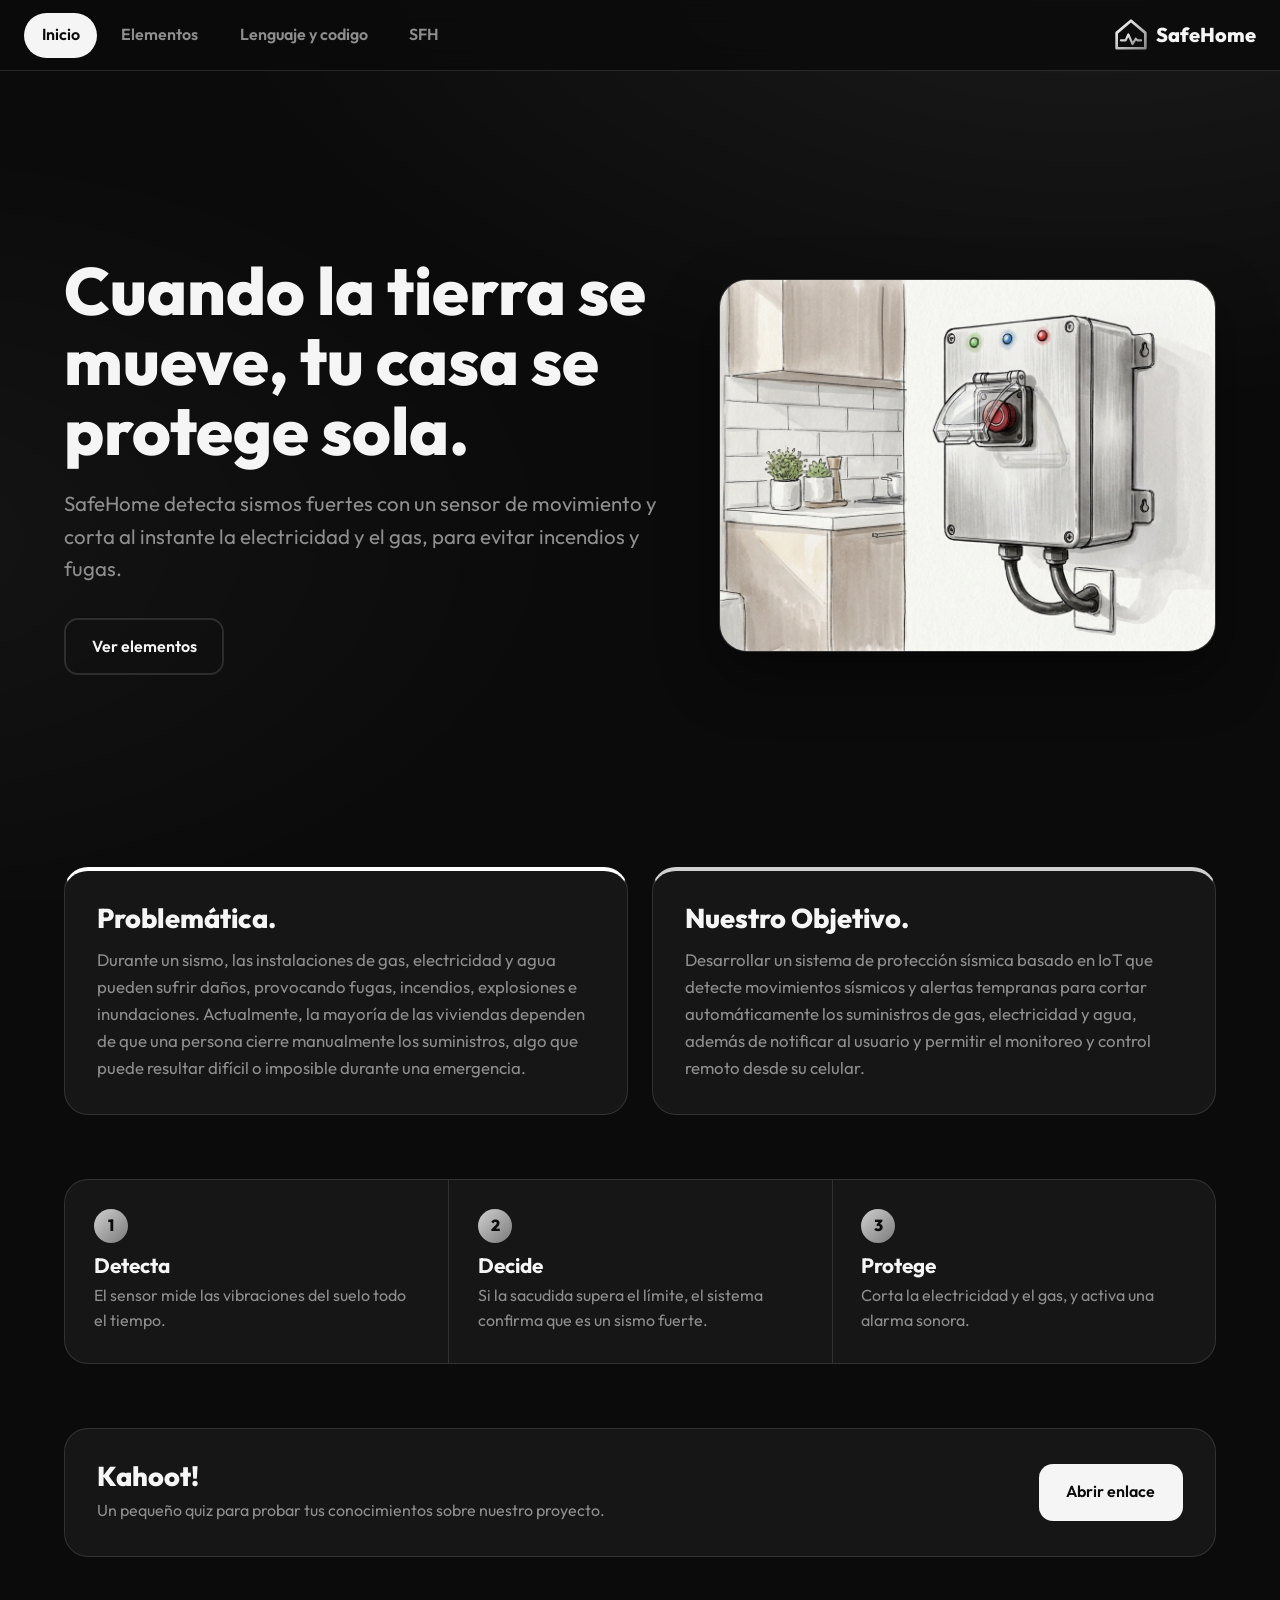
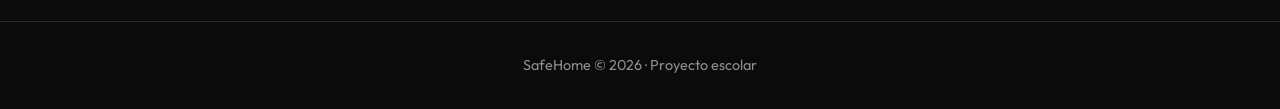
<file: index.html>
<!DOCTYPE html>
<html lang="es">
<head>
  <meta charset="UTF-8">
  <meta name="viewport" content="width=device-width, initial-scale=1">
  <title>SafeHome | Proteccion sismica para tu hogar</title>
  <link rel="preconnect" href="https://fonts.googleapis.com">
  <link rel="preconnect" href="https://fonts.gstatic.com" crossorigin>
  <link href="https://fonts.googleapis.com/css2?family=Outfit:wght@400;600;800&family=Fira+Code&display=swap" rel="stylesheet">
  <link rel="stylesheet" href="styles.css">
</head>
<body>

  <!-- Logotipo reutilizable -->
  <svg width="0" height="0" style="position:absolute" aria-hidden="true">
    <defs>
      <linearGradient id="gl" x1="0" y1="0" x2="1" y2="1">
        <stop offset="0" stop-color="#ffffff"/><stop offset="1" stop-color="#8a8a8a"/>
      </linearGradient>
    </defs>
    <symbol id="logo" viewBox="0 0 64 64">
      <path d="M32 5 59 28v29H5V28Z" fill="none" stroke="url(#gl)" stroke-width="5" stroke-linejoin="round"/>
      <path d="M13 42h9l5-11 8 18 6-10 3 3h7" fill="none" stroke="url(#gl)" stroke-width="4" stroke-linecap="round" stroke-linejoin="round"/>
    </symbol>
  </svg>

  <header class="topbar">
    <nav class="nav" aria-label="Secciones">
      <button class="nav-btn active" data-page="inicio">Inicio</button>
      <button class="nav-btn" data-page="elementos">Elementos</button>
      <button class="nav-btn" data-page="lenguaje">Lenguaje y codigo</button>
      <button class="nav-btn" data-page="sfh">SFH</button>
    </nav>
    <div class="brand">
      <svg class="logo" width="34" height="34"><use href="#logo"/></svg>
      <span>SafeHome</span>
    </div>
  </header>

  <main>

    <!-- INICIO -->
    <section class="page active" id="inicio">
      <div class="hero">
        <div class="hero-text">
          <h1>Cuando la tierra se mueve, tu casa se protege sola.</h1>
          <p class="lead">SafeHome detecta sismos fuertes con un sensor de movimiento y corta al instante la electricidad y el gas, para evitar incendios y fugas.</p>
          <div class="actions">
            <button class="btn ghost" data-page="elementos">Ver elementos</button>
          </div>
        </div>
        <figure class="hero-img">
          <!-- CAMBIA AQUÍ LA IMAGEN: guarda tu foto en la misma carpeta y cambia el nombre en src (alt = descripción de la imagen) -->
          <img src="BUTTON.png" alt="Boton">
        </figure>
      </div>

      <div class="duo">
        <article class="duo-card problema">
          <h2>Problemática.</h2>
          <p>Durante un sismo, las instalaciones de gas, electricidad y agua pueden sufrir daños, provocando fugas, incendios, explosiones e inundaciones. Actualmente, la mayoría de las viviendas dependen de que una persona cierre manualmente los suministros, algo que puede resultar difícil o imposible durante una emergencia.</p>
        </article>
        <article class="duo-card objetivo">
          <h2>Nuestro Objetivo.</h2>
          <p>Desarrollar un sistema de protección sísmica basado en IoT que detecte movimientos sísmicos y alertas tempranas para cortar automáticamente los suministros de gas, electricidad y agua, además de notificar al usuario y permitir el monitoreo y control remoto desde su celular.</p>
        </article>
      </div>

      <div class="steps">
        <article><span class="num">1</span><h3>Detecta</h3><p>El sensor mide las vibraciones del suelo todo el tiempo.</p></article>
        <article><span class="num">2</span><h3>Decide</h3><p>Si la sacudida supera el límite, el sistema confirma que es un sismo fuerte.</p></article>
        <article><span class="num">3</span><h3>Protege</h3><p>Corta la electricidad y el gas, y activa una alarma sonora.</p></article>
      </div>

      <!-- ENLACE: cambia el texto y reemplaza https://example.com por tu link -->
      <div class="enlace">
        <div>
          <h2>Kahoot!</h2>
          <p>Un pequeño quiz para probar tus conocimientos sobre nuestro proyecto.</p>
        </div>
        <a class="btn primary" href="https://kahoot.it/solo/6edda8b7-5d88-4934-8c41-8a5fe9ff4baa_1795135879336" target="_blank" rel="noopener noreferrer">Abrir enlace</a>
      </div>
    </section>

    <!-- ELEMENTOS -->
    <section class="page" id="elementos">
      <h2>Elementos del proyecto</h2>
      <p class="lead">Estas son las piezas que trabajan juntas para proteger el hogar.</p>
      <div class="grid">
        <a class="item" href="#el-sensor" data-page="el-sensor"><div class="ico">📡</div><h3>Sensor de Movimiento</h3><p>MPU6050</p><span class="mas">Ver detalles</span></a>
        <a class="item" href="#el-micro" data-page="el-micro"><div class="ico">🧠</div><h3>Microcontrolador</h3><p>ESP32: lee el sensor y decide cuándo actuar.</p><span class="mas">Ver detalles</span></a>
        <a class="item" href="#el-rele" data-page="el-rele"><div class="ico">🔌</div><h3>Relé de electricidad</h3><p>Interruptor electrónico que corta el paso de corriente de la casa.</p><span class="mas">Ver detalles</span></a>
        <a class="item" href="#el-gas" data-page="el-gas"><div class="ico">🔥</div><h3>Electroválvula de gas</h3><p>Cierra el conducto del gas para evitar fugas y explosiones.</p><span class="mas">Ver detalles</span></a>
        <a class="item" href="#el-alarma" data-page="el-alarma"><div class="ico">🔔</div><h3>Alarma y LED</h3><p>Avisan a las personas que el sistema detectó un sismo.</p><span class="mas">Ver detalles</span></a>
        <a class="item" href="#el-bateria" data-page="el-bateria"><div class="ico">🔊</div><h3>Buzzer</h3><p>Mantiene el sistema con sonido en caso de sismo, suene</p><span class="mas">Ver detalles</span></a>
      </div>

      <h2 class="tech-title">Tecnología del proyecto</h2>
      <p class="lead">Qué hardware elegimos, cómo se conecta el sistema y cómo viajan los datos.</p>
      <div class="grid">
        <a class="item" href="#el-hardware" data-page="el-hardware"><div class="ico">🛠️</div><h3>Hardware elegido</h3><p>Punto 4 · ESP32, MPU6050, servomotores, LED y buzzer.</p><span class="mas">Ver detalles</span></a>
        <a class="item" href="#el-conectividad" data-page="el-conectividad"><div class="ico">📶</div><h3>Tipo de conectividad</h3><p>Punto 5 · Wi-Fi, HTTP, backend, MySQL e interfaz web.</p><span class="mas">Ver detalles</span></a>
        <a class="item" href="#el-protocolo" data-page="el-protocolo"><div class="ico">📨</div><h3>Protocolo de comunicación</h3><p>Punto 6 · HTTP con rutas POST y GET.</p><span class="mas">Ver detalles</span></a>
      </div>
    </section>

    <!-- DETALLE: Sensor de movimiento -->
    <section class="page detalle" id="el-sensor">
      <button class="volver" data-page="elementos">Volver a Elementos</button>
      <div class="det-head"><div class="ico">📡</div><h2>Sensor de movimiento</h2></div>
      <p class="lead">MPU6050. Mide las vibraciones del suelo para detectar un sismo.</p>
      <div class="det-body">
        <article><h3>¿Qué hace?</h3><p>Se colocará en una superficie fija y establepreferentemente en una parte central de la vivienda. Para protegerlo senecesita una CARCASA PROTECTORA, es una cubierta pequeña queprotege el sensor del polvo, humedad y los golpes, ya que necesitadetectar los movimientos de la estructura.</p></article>
        <article><h3>En SafeHome</h3><p>Envía sus lecturas al microcontrolador. Si la sacudida supera el umbral, se activa el corte de luz y gas.</p></article>
        <img src="MPU6050-GY-521-Sensor-Module-02.png" alt="SENSOR">
      </div>
      <div class="extra">
        <!-- AGREGA AQUÍ MÁS INFORMACIÓN: fotos, diagramas, precio, conexiones, pruebas... -->
        </div>
    </section>

    <!-- DETALLE: Microcontrolador -->
    <section class="page detalle" id="el-micro">
      <button class="volver" data-page="elementos">Volver a Elementos</button>
      <div class="det-head"><div class="ico">🧠</div><h2>Microcontrolador</h2></div>
      <p class="lead">Es el cerebro del sistema.</p>
      <div class="det-body">
        <article><h3>¿Qué hace?</h3><p>Se colocará en el interior de la casa, para protegerlo se ocuparáuna CAJA ESTANCA IP65 sirve para evitar que entre polvo o humedad yelementos del exterior. El ESP32 no necesita recibir luz solar directa yestará cerca de una fuente de alimentación USB.</p></article>
        <article><h3>En SafeHome</h3><p>Controla el relé, la electroválvula y la alarma con el código en C++ de la sección Lenguaje y código.</p></article>
      </div>
      <div class="extra">
        <!-- AGREGA AQUÍ MÁS INFORMACIÓN: fotos, diagramas, precio, conexiones, pruebas... -->
        <img src="ESP32-DevKit-V1-Pinout-Diagram.png" alt="ESP32">  
      </div>
    </section>

    <!-- DETALLE: Relé de electricidad -->
    <section class="page detalle" id="el-rele">
      <button class="volver" data-page="elementos">Volver a Elementos</button>
      <div class="det-head"><div class="ico">🔌</div><h2>Relé de electricidad</h2></div>
      <p class="lead">Un interruptor que se activa con una señal pequeña.</p>
      <div class="det-body">
        <article><h3>¿Qué hace?</h3><p>Se utilizará una pastilla eléctrica junto con una palanca. Elservomotor estará conectado a la palanca para que, cuando se active laalerta esta baje y se corte la electricidad. Debe de estar fijo, cerrado yseparado de las partes móviles del servomotor, estará en una parteinferior exterior pero elevado del suelo. Para protegerla vamos a ocuparun GABINETE ELÉCTRICO ESTANCO IP65, sirve para proteger la pastilla ysus conexiones contra el agua, la humedad y el polvo, también paraproteger los componentes eléctricos de las condiciones del exterior.</p></article>
        <article><h3>En SafeHome</h3><p>Corta el paso de electricidad cuando se detecta el sismo. Importante: la corriente de una casa es peligrosa; para la maqueta usa bajo voltaje y pide ayuda a un adulto.</p></article>
      </div>
      <div class="extra">
        <!-- AGREGA AQUÍ MÁS INFORMACIÓN: fotos, diagramas, precio, conexiones, pruebas... -->
        <img src="Pastilla.jpe" alt="ELECTRICITY">  
      </div>
    </section>

    <!-- DETALLE: Electroválvula de gas -->
    <section class="page detalle" id="el-gas">
      <button class="volver" data-page="elementos">Volver a Elementos</button>
      <div class="det-head"><div class="ico">🔥</div><h2>Electroválvula de gas</h2></div>
      <p class="lead">Una válvula que se abre o se cierra con electricidad.</p>
      <div class="det-body">
        <article><h3>¿Qué hace?</h3><p>Estará conectado directamente a la llave del gas, cuandose active la alerta el servomotor moverá la llave para que directamentecierre el gas. Para proteger la parte eléctrica se va a necesitar unaCUBIERTA PROTECTORA IMPERMEABLE lo va a proteger de salpicaduras,polvo y humedad.</p></article>
        <article><h3>En SafeHome</h3><p>Se cierra al detectar el sismo para evitar fugas. En una instalación real de gas, el trabajo debe hacerlo un técnico certificado.</p></article>
        <article class="full"><h3>Válvula motorizada</h3><p>Coloca en el interior de la casa cerca de la zona de cocina, se conecta al sistema de control y permite cerrar el paso del gas cuando se detecta una posible fuga. Para protegerlo se ocupará un CUBIERTA PROTECTORA VENTILADA sirve para proteger el sensor del polvo y salpicaduras sin bloquear la entrada de aire que necesita para detectar gases.</p></article>
      </div>
      <div class="extra">
        <!-- AGREGA AQUÍ MÁS INFORMACIÓN: fotos, diagramas, precio, conexiones, pruebas... -->
        <img src="SERVOMOTOR.jpe" alt="GAS">    
      </div>
    </section>

    <!-- DETALLE: Alarma y LED -->
    <section class="page detalle" id="el-alarma">
      <button class="volver" data-page="elementos">Volver a Elementos</button>
      <div class="det-head"><div class="ico">🔔</div><h2>Alarma y LED</h2></div>
      <p class="lead">Avisan con sonido y luz que el sistema se activó.</p>
      <div class="det-body">
        <article><h3>¿Qué hace?</h3><p>El buzzer produce un sonido fuerte y el LED enciende una luz de alerta.</p></article>
        <article><h3>En SafeHome</h3><p>Se activan al detectar el sismo, para que todos sepan que la luz y el gas ya fueron cortados.</p></article>
      </div>
      <div class="extra">
        <!-- AGREGA AQUÍ MÁS INFORMACIÓN: fotos, diagramas, precio, conexiones, pruebas... -->
        <img src="Led-10mm-Grande-V1.jpg" alt="LEDS">  
      </div>
    </section>

    <!-- DETALLE: Buzzer -->
    <section class="page detalle" id="el-bateria">
      <button class="volver" data-page="elementos">Volver a Elementos</button>
      <div class="det-head"><div class="ico">🔊</div><h2>Batería de respaldo</h2></div>
      <p class="lead">Da el sonido al sistema en caso de sismo</p>
      <div class="det-body">
        <article><h3>¿Qué hace?</h3><p>Almacena energía para alimentar los componentes cuando no hay corriente de la red. El BUZZER se ocupara una CUBIERTA ACÚSTICA IMPERMEABLE esto lo protegera del agua y del polvosin impedir que se escuche la alarma.</p></article>
        <article><h3>En SafeHome</h3><p>Como SafeHome corta la electricidad de la casa, la batería permite que el sensor, el microcontrolador y la alarma sigan funcionando.</p></article>
      </div>
      <div class="extra">
        <!-- AGREGA AQUÍ MÁS INFORMACIÓN: fotos, diagramas, precio, conexiones, pruebas... -->
        <img src="12v-piezo-electric-buzzer-alarm5-550x550.jpeg" alt="BUZZER">  
      </div>
    </section>

    <!-- DETALLE: Hardware elegido (punto 4) -->
    <section class="page detalle" id="el-hardware">
      <button class="volver" data-page="elementos">Volver a Elementos</button>
      <div class="det-head"><div class="ico">🛠️</div><h2>Hardware elegido</h2></div>
      <p class="lead">Punto 4. Los componentes que detectan el sismo, deciden y protegen la casa.</p>
      <div class="det-body">
        <article class="full"><h3>Componentes</h3>
          <ul class="lista">
            <li><b>ESP32:</b> microcontrolador con Wi-Fi y Bluetooth integrados. Es económico y suficiente para leer el sensor y controlar las salidas.</li>
            <li><b>MPU6050:</b> sensor de movimiento (acelerómetro y giroscopio) que detecta la sacudida del sismo.</li>
            <li><b>2 servomotores:</b> uno mueve la llave del gas y el otro baja la palanca de la pastilla eléctrica.</li>
            <li><b>LED y buzzer:</b> avisan con luz y sonido que hay una alerta.</li>
            <li><b>Protecciones:</b> caja estanca IP65, carcasa para el sensor y cubiertas impermeables.</li>
          </ul>
        </article>
        <article><h3>¿Por qué este hardware?</h3><p>El ESP32 ya trae Wi-Fi, así que no hace falta un módulo extra. El MPU6050 mide aceleración y giro en un solo chip y se conecta por I2C con solo dos cables. Los servomotores permiten cerrar la llave y bajar la palanca sin modificar la instalación original de la casa.</p></article>
        <article><h3>Sobre la protección IP65</h3><p>En IP65, el 6 significa que no entra polvo y el 5 que resiste chorros de agua. Por eso la caja del ESP32 y el gabinete de la pastilla eléctrica usan esa clasificación.</p></article>
      </div>
      <div class="extra">
        <h3>Conexión de pines (según el código)</h3>
        <div class="tabla"><table>
          <thead><tr><th>Pin</th><th>Componente</th><th>Función</th></tr></thead>
          <tbody>
            <tr><td>GPIO 16 / 17</td><td>MPU6050 (SDA / SCL)</td><td>Datos y reloj I2C, dirección 0x68</td></tr>
            <tr><td>GPIO 13</td><td>Servo de gas</td><td>90° abierta, 0° cerrada</td></tr>
            <tr><td>GPIO 27</td><td>Servo de electricidad</td><td>90° encendida, 0° cortada</td></tr>
            <tr><td>GPIO 19 / 21</td><td>LED verde / LED rojo</td><td>Modo normal / alarma activa</td></tr>
            <tr><td>GPIO 22</td><td>Buzzer</td><td>Sirena de dos tonos</td></tr>
            <tr><td>GPIO 23</td><td>LED azul</td><td>Indicador de electricidad</td></tr>
            <tr><td>GPIO 18</td><td>Botón verde</td><td>Simula un sismo y rearma el sistema</td></tr>
          </tbody>
        </table></div>
        <h3>Alimentación</h3>
        <p>El ESP32 funciona a 3.3 V lógicos y se alimenta por USB, cerca de una fuente. Los servomotores consumen picos de corriente al moverse, por lo que conviene alimentarlos desde la línea de 5 V y no desde el pin de 3.3 V.</p>
        <!-- AGREGA AQUÍ MÁS TEXTO: costos, fotos del armado, diagrama de conexiones... -->
      </div>
    </section>

    <!-- DETALLE: Tipo de conectividad (punto 5) -->
    <section class="page detalle" id="el-conectividad">
      <button class="volver" data-page="elementos">Volver a Elementos</button>
      <div class="det-head"><div class="ico">📶</div><h2>Tipo de conectividad</h2></div>
      <p class="lead">Punto 5. Funcionamiento de la conectividad del proyecto SafeHome.</p>
      <div class="det-body">
        <article class="full"><h3>Elementos de la conectividad</h3>
          <ul class="lista">
            <li><b>ESP32 DevKit V1:</b> es el dispositivo que incorpora la conexión Wi-Fi y procesa las lecturas del sensor.</li>
            <li><b>Wi-Fi de 2.4 GHz:</b> permite conectar el ESP32 a una red inalámbrica y comunicarse con el servidor.</li>
            <li><b>HTTP y backend:</b> HTTP permite enviar los eventos del ESP32 al servidor, donde el backend procesa la información.</li>
            <li><b>Base de datos MySQL:</b> almacena los registros de los eventos detectados.</li>
            <li><b>Interfaz web:</b> permite consultar los eventos y visualizar el estado del dispositivo desde una computadora o teléfono.</li>
          </ul>
        </article>
        <article><h3>Tipo de conectividad</h3><p>El proyecto SafeHome IoT utiliza una conexión Wi-Fi de 2.4 GHz, la cual ya viene integrada en el microcontrolador ESP32. Esto significa que no necesitamos agregar un módulo externo para conectarnos a internet o a una red local.</p><p>Elegimos esta tecnología porque permite que el dispositivo transmita información de manera inalámbrica hacia un servidor, sin necesidad de utilizar cables adicionales de comunicación.</p></article>
        <article><h3>Comunicación entre el ESP32 y el servidor</h3><p>Una vez que el ESP32 se encuentra conectado a la red Wi-Fi, puede comunicarse con nuestro servidor. Cuando el sensor MPU6050 detecta un movimiento que supera el umbral establecido, el ESP32 procesa esa información y genera un evento. Posteriormente, utiliza el protocolo HTTP para enviar ese evento al backend, que es la parte del sistema encargada de recibir y administrar la información.</p><p>Es importante entender que Wi-Fi y HTTP cumplen funciones diferentes: Wi-Fi proporciona la conexión inalámbrica, mientras que HTTP permite intercambiar información entre el dispositivo y el servidor.</p></article>
        <article><h3>Almacenamiento de información</h3><p>Después de que el backend recibe la información enviada por el ESP32, se encarga de procesarla y almacenarla en una base de datos MySQL. Esto permite conservar un historial de los eventos detectados por el dispositivo.</p><p>Por ejemplo, si se detecta un posible movimiento sísmico, el sistema puede guardar un registro del evento para que posteriormente pueda ser consultado desde la plataforma web.</p></article>
        <article><h3>Visualización desde la interfaz web</h3><p>Finalmente, el usuario puede acceder a una interfaz web desde una computadora o un teléfono conectado a la red. Esta interfaz consulta la información del backend y permite visualizar el estado del dispositivo, consultar los eventos registrados y verificar si los mecanismos de protección se encuentran activados.</p><p>De esta manera, no es necesario estar físicamente junto al prototipo para consultar la información que está generando.</p></article>
        <article class="full"><h3>Conectividad alternativa mediante internet satelital</h3><p>Como alternativa ante la falta de conexión a internet convencional, el proyecto SafeHome IoT contempla la incorporación de un router con servicio de internet satelital. Este equipo permitirá recibir conexión a internet mediante una señal satelital y distribuirla dentro de la vivienda a través de una red Wi-Fi de 2.4 GHz, a la cual podrá conectarse el ESP32.</p><p>De esta manera, el dispositivo podrá mantener la comunicación con el servidor mediante solicitudes HTTP, permitiendo enviar los eventos detectados, almacenarlos en la base de datos MySQL y consultar la información desde la interfaz web. La incorporación de esta alternativa busca ampliar las posibilidades de conectividad del sistema, especialmente en viviendas o zonas donde el acceso a internet convencional sea limitado.</p><p>Es importante señalar que las funciones locales de detección y respuesta preventiva del ESP32 deberán mantenerse operativas incluso cuando no exista conexión a internet.</p></article>
      </div>
      <div class="extra">
        <h3>Comparación con otras opciones</h3>
        <div class="tabla"><table>
          <thead><tr><th>Opción</th><th>Alcance</th><th>Internet</th><th>Hardware extra</th></tr></thead>
          <tbody>
            <tr><td>Wi-Fi</td><td>Toda la casa (según el router)</td><td>Sí</td><td>No</td></tr>
            <tr><td>Bluetooth</td><td>Unos 10 m</td><td>No directo</td><td>No</td></tr>
            <tr><td>GSM (SIM)</td><td>Cobertura celular</td><td>Sí</td><td>Módulo y plan de datos</td></tr>
          </tbody>
        </table></div>
        <!-- AGREGA AQUÍ MÁS TEXTO: pruebas de señal, nombre de la red, alcance medido... -->
      </div>
    </section>

    <!-- DETALLE: Protocolo de comunicación (punto 6) -->
    <section class="page detalle" id="el-protocolo">
      <button class="volver" data-page="elementos">Volver a Elementos</button>
      <div class="det-head"><div class="ico">📨</div><h2>Protocolo de comunicación</h2></div>
      <p class="lead">Punto 6. SafeHome IoT usa el protocolo HTTP con peticiones a rutas definidas.</p>
      <div class="det-body">
        <article class="full"><h3>Introducción</h3>
          <p>Este apartado describe el protocolo de comunicación del prototipo SafeHome IoT, un sistema domótico de alcance pequeño que, mediante una placa ESP32, detecta movimiento sísmico y ejecuta el cierre de la válvula de gas y la desconexión de la carga eléctrica para reducir riesgos de incendio y explosión.</p>
          <p>Para que el sistema funcione, sus cuatro partes (hardware, backend, base de datos y frontend) deben intercambiar información de forma ordenada. El protocolo define cómo se envían los datos, en qué formato y qué método se usa en cada caso. Sin él, el ESP32 registraría eventos que nadie podría consultar, y el dashboard mostraría información que no corresponde a lo que realmente ocurrió.</p>
          <p>La solución elegida es el protocolo HTTP con peticiones a rutas definidas, por su sencillez, su compatibilidad con la ESP32 y su facilidad de prueba desde cualquier navegador o herramienta.</p>
        </article>
        <article><h3>Objetivo del protocolo</h3>
          <ul class="lista">
            <li>Permitir que el ESP32 envíe eventos al backend en el momento en que detecta movimiento.</li>
            <li>Permitir que el frontend consulte el estado del sistema y el historial de eventos registrados.</li>
            <li>Definir un formato común de intercambio (texto plano con pares campo=valor) que todos los componentes entiendan.</li>
            <li>Mantener la comunicación simple y verificable, adecuada a un proyecto de alcance pequeño.</li>
            <li>Dejar planteado el camino hacia una implementación real y segura (autenticación y HTTPS).</li>
          </ul>
        </article>
        <article><h3>Protocolo utilizado: HTTP</h3>
          <p>Este protocolo permite que el ESP32 intercambie información con el backend. ¿Por qué HTTP?</p>
          <ul class="lista">
            <li>La ESP32 cuenta con librerías estándar para hacer peticiones HTTP, por lo que no requiere configuración compleja.</li>
            <li>Cada recurso del sistema (los eventos y el estado) tiene su propia ruta dentro del servidor, y los métodos HTTP indican qué se hace con él.</li>
            <li>Cada petición es independiente: el servidor no necesita recordar al cliente entre una petición y otra, lo que simplifica el backend.</li>
            <li>Las respuestas se pueden probar fácilmente con el navegador, Postman o curl, lo que facilita la depuración durante la demostración.</li>
          </ul>
        </article>
      </div>
      <div class="extra">
        <h3>Métodos HTTP utilizados</h3>
        <p>Se utilizarán principalmente dos métodos:</p>
        <div class="tabla"><table>
          <thead><tr><th>Método</th><th>Función</th></tr></thead>
          <tbody>
            <tr><td>POST</td><td>El ESP32 envía eventos al backend.</td></tr>
            <tr><td>GET</td><td>El frontend consulta el estado y los eventos registrados.</td></tr>
          </tbody>
        </table></div>
        <p><b>POST</b> se usa porque el ESP32 crea un nuevo registro cada vez que detecta movimiento: el evento se agrega al historial y no modifica los anteriores.</p>
        <p><b>GET</b> se usa porque el frontend solo lee información: no altera la base de datos, únicamente solicita el estado actual y la lista de eventos para mostrarlos en pantalla.</p>

        <h3>Formato de intercambio</h3>
        <p>Se utilizará texto plano con pares campo=valor (una línea por campo) como formato de intercambio de información, porque es lo más sencillo de generar desde la ESP32 y de leer desde Python.</p>
        <p>Ejemplo del cuerpo que el ESP32 envía al backend mediante POST:</p>
<pre class="code"><code>{
  "dispositivo": "ESP32-01",
  "evento": "movimiento_detectado",
  "estado_gas": "cerrado",
  "estado_electricidad": "desconectada"
}</code></pre>
        <p>Ejemplo de la respuesta que el backend devuelve al frontend mediante GET:</p>
<pre class="code"><code>{
  "estado_sistema": "alerta",
  "gas": "cerrado",
  "electricidad": "desconectada",
  "alarma": "activada",
  "sensor": "movimiento_detectado",
  "fecha": "2026-11-14T15:39:00"
}</code></pre>
        <p>Los nombres de los campos coinciden con las columnas de la tabla <code>eventos_sismicos</code>, de modo que el backend puede guardar la información recibida casi directamente, sin transformaciones adicionales.</p>

        <h3>Ejemplo de funcionamiento</h3>
        <p>Recorrido completo de un evento, desde la detección hasta su presentación en el dashboard:</p>
        <ol class="lista pasos">
          <li><span class="num">1</span><span><b>ESP32:</b> detecta movimiento mediante el sensor y genera un evento.</span></li>
          <li><span class="num">2</span><span><b>Petición HTTP POST:</b> el ESP32 envía el evento al backend en formato de texto plano con pares campo=valor a la ruta de eventos.</span></li>
          <li><span class="num">3</span><span><b>Backend (FastAPI):</b> recibe y procesa la información, valida los datos y aplica la lógica del sistema.</span></li>
          <li><span class="num">4</span><span><b>INSERT:</b> el backend guarda el evento en la base de datos MySQL, que almacena el historial.</span></li>
          <li><span class="num">5</span><span><b>Petición HTTP GET:</b> el frontend solicita el estado actual y los eventos registrados a las rutas de consulta.</span></li>
          <li><span class="num">6</span><span><b>Frontend (Vue.js):</b> presenta el estado del sistema y los registros al usuario.</span></li>
        </ol>

        <h3>Rutas propuestas</h3>
        <div class="tabla"><table>
          <thead><tr><th>Ruta</th><th>Método</th><th>Quién lo usa</th><th>Función</th></tr></thead>
          <tbody>
            <tr><td><code>/eventos</code></td><td>POST</td><td>ESP32</td><td>Registrar un nuevo evento sísmico.</td></tr>
            <tr><td><code>/eventos</code></td><td>GET</td><td>Frontend</td><td>Obtener el historial de eventos.</td></tr>
            <tr><td><code>/estado</code></td><td>GET</td><td>Frontend</td><td>Obtener el estado actual del sistema: gas, electricidad, alarma y sensor.</td></tr>
          </tbody>
        </table></div>
        <p>Con estas tres rutas se cubre todo el funcionamiento del prototipo: una de escritura para el hardware y dos de lectura para la interfaz.</p>

        <h3>Seguridad de la comunicación</h3>
        <p>Para una implementación real, la comunicación debe protegerse mediante autenticación y HTTPS.</p>
        <ul class="lista">
          <li><b>HTTPS:</b> cifra los datos en tránsito, de modo que la información del hogar no pueda ser leída ni alterada por terceros en la red.</li>
          <li><b>Autenticación:</b> cada petición del ESP32 debe incluir una credencial (por ejemplo, una clave o token) que el backend valide antes de aceptar el evento, evitando registros falsos.</li>
          <li><b>Validación de datos:</b> el backend debe comprobar que los campos recibidos tengan el tipo y los valores esperados antes de guardarlos.</li>
        </ul>
        <p>En la etapa de demostración estas medidas pueden quedar planteadas sin implementar, pero deben mencionarse como requisito para llevar el prototipo a un entorno real.</p>

        <h3>Alcance y limitaciones</h3>
        <ul class="lista">
          <li>El protocolo se limita a HTTP y a tres rutas; no se implementan WebSockets ni mensajería en tiempo real.</li>
          <li>La actualización del dashboard es periódica (consultas GET cada pocos segundos), no instantánea.</li>
          <li>La comunicación opera en una red local o entorno de pruebas; no está expuesta a internet.</li>
          <li>Los estados de gas y electricidad son simulados: el protocolo transporta información del prototipo, no controla instalaciones reales.</li>
          <li>Trabajo futuro: autenticación por token, HTTPS, notificaciones push y soporte para varios dispositivos por hogar.</li>
        </ul>

        <h3>En resumen</h3>
        <p>El protocolo de comunicación es la columna vertebral de SafeHome IoT: define cómo el ESP32 reporta un sismo, cómo el backend lo procesa y almacena, y cómo el frontend lo presenta al usuario. Al apoyarse en HTTP, en dos métodos claros (POST y GET) y en el texto plano con pares campo=valor como formato común, el sistema mantiene una comunicación simple, verificable y fácil de ampliar, sin perder de vista la seguridad que exigiría una implementación real.</p>
        <!-- AGREGA AQUÍ MÁS TEXTO: capturas de Postman, pruebas con curl, diagrama del recorrido... -->
      </div>
    </section>

    <!-- LENGUAJE Y CÓDIGO -->
    <section class="page" id="lenguaje">
      <h2>Lenguaje y código</h2>
      <p class="lead">El cerebro de SafeHome está programado en C++ (Arduino). Esta página web usa HTML, CSS y JavaScript.</p>
      <div class="lang">
        <div class="lang-info">
          <div class="libs">
            <h3>Librerías</h3>
            <ul>
              <li><code>ESP32Servo</code><span>Controla los dos servomotores: la toma de gas y el interruptor de electricidad. Es la que aparece en <b>libraries.txt</b>.</span></li>
              <li><code>Wire</code><span>Comunicación I2C con el sensor MPU6050. Ya viene incluida con el ESP32, no hay que instalarla.</span></li>
            </ul>
          </div>
          <h3>Cómo funciona el código</h3>
          <h2>Caracteristicas</h2>
          <ul>
            <li><b>Lenguaje compilado:</b> El código fuente se procesa mediante un compilador para transformarse en código de máquina ejecutable por el microcontrolador antes de su carga.</li>
            <li><b>Control de pines GPIO:</b> Permite la gestión directa de los pines de entrada y salida de propósito general de la tarjeta.</li>
            <li><b>Lectura de sensores:</b> Facilita la adquisición y procesamiento de datos provenientes de diversos sensores externos.</li>
            <li><b>Control de actuadores:</b> Permite accionar elementos de salida físicos, tales como motores o sistemas de respuesta.</li>
            <li><b>Conectividad integrada:</b>  Cuenta con bibliotecas especializadas para la gestión de comunicación mediante Wi-Fi y protocolos HTTP.</li>
            <li><b>Compatibilidad nativa:</b> Diseñado para aprovechar al máximo la arquitectura y los recursos de hardware del ESP32.</li>
          </ul>
        <h2>Función Principal</h2>
          <ul>
            <li><b>WiFi.h:</b> Establece y gestiona la conexión del ESP32 a la red inalábrica (Wi-Fi).</li>
            <li><b>Wire.h:</b> Habilita la comunicación mediante el protocolo I2C, utilizada específicamente para la integración del sensor MPU6050.</li>
            <li><b>ESP32Servo:</b> Permite el control preciso de la posición y el movimiento de un servomotor.</li>
            <li><b>HTTPClient.h:</b> Gestiona las peticiones y el envío de información recopilada hacia el backend o servidor remoto.</li>
          </ul> 
        </div>
<div class="codes">
          </code></pre>
          </figure>
          <figure class="codebox">
            <figcaption><b>sketch.ino</b><span>Código del proyecto · ESP32 + MPU6050</span></figcaption>
<pre class="code tall"><code>// =============================================================================
//  SAFEHOME IoT - Sistema de protección sísmica con ESP32 + MPU6050
// =============================================================================
//  ¿QUÉ HACE?
//   1. El sensor MPU6050 vigila continuamente si hay vibración (sismo).
//   2. Al DETECTAR un sismo:
//        - Suena la bocina (sirena de dos tonos).
//        - Se enciende el LED rojo y se apaga el verde.
//        - El servo de la TOMA DE GAS gira a 0°  -&gt; válvula CERRADA.
//        - El servo del INTERRUPTOR GENERAL gira a 0° -&gt; electricidad CORTADA.
//        - Se apaga el LED azul (indicador de electricidad / ventilador).
//   3. Cuando el movimiento TERMINA (TIEMPO_CALMA sin vibración) el sistema
//      vuelve solo a modo normal: gas y electricidad se reconectan.
//   4. El botón verde sirve para SIMULAR un sismo y, si se presiona durante
//      la alarma, para rearmar el sistema manualmente.
//
//  ELEMENTOS MÓVILES (se ven en el simulador):
//   - Servo "servo"     = toma de gas (90° abierta / 0° cerrada)
//   - Servo "servoLuz"  = interruptor general de electricidad (90° ON / 0° OFF)
//   Ambos se mueven poco a poco (no de golpe) para que el movimiento se aprecie.
//
//  LIBRERÍAS: ESP32Servo (archivo libraries.txt)
// =============================================================================

#include &lt;Wire.h&gt;        // Comunicación I2C con el MPU6050
#include &lt;ESP32Servo.h&gt;  // Control de los servomotores

// ---------------------------- PINES ------------------------------------------
#define BTN           18   // Botón verde: simula sismo / rearma el sistema
#define LED_GREEN     19   // LED verde: sistema en modo normal
#define LED_RED       21   // LED rojo: alarma sísmica activa
#define BUZZER        22   // Bocina (sirena)
#define FAN           23   // LED azul: electricidad / ventilador (ON en normal)
#define SERVO_PIN     13   // Servo de la toma de gas
#define SERVO_LUZ_PIN 27   // Servo del interruptor general de electricidad

// El I2C normal del ESP32 usa los pines 21 y 22, pero en este proyecto ya los
// ocupan el LED rojo y la bocina. Por eso el MPU6050 se conecta a otros pines.
#define PIN_SDA       16   // MPU6050 - datos
#define PIN_SCL       17   // MPU6050 - reloj

// ---------------------------- MPU6050 ----------------------------------------
const int MPU_ADDR = 0x68; // Dirección I2C del sensor (AD0 sin conectar)

// ---------------------------- AJUSTES (puedes cambiarlos) --------------------
// Detección de sismo
const float UMBRAL_ACEL = 0.20;                  // Cambio de aceleración (en g) que cuenta como movimiento fuerte
const float UMBRAL_GIRO = 20.0;                  // Velocidad de giro (en °/s) que cuenta como movimiento fuerte
const int   MOVIMIENTOS_PARA_ALARMA = 3;         // Movimientos fuertes necesarios para confirmar sismo (1 = cualquier golpe)
const unsigned long VENTANA_CONFIRMACION = 2000; // ms en los que deben ocurrir esos movimientos
const unsigned long TIEMPO_CALMA = 5000;         // ms SIN movimiento para dar el sismo por terminado
const unsigned long INTERVALO_LECTURA = 50;      // ms entre lecturas del sensor

// Servos
const int ANGULO_ABIERTO = 90;                   // Gas abierto / electricidad encendida
const int ANGULO_CERRADO = 0;                    // Gas cerrado / electricidad cortada
const unsigned long VELOCIDAD_SERVO_MS = 10;     // ms por grado (10 ms -&gt; 90° en ~0.9 s)

// Sirena
const int TONO_ALTO = 1400;                      // Hz
const int TONO_BAJO = 900;                       // Hz
const unsigned long CAMBIO_TONO_MS = 300;        // ms entre cambio de tono
const int CANAL_BUZZER = 6;                      // Canal PWM propio para la bocina (evita chocar con los servos)

// Sismo simulado (botón)
const unsigned long DURACION_SISMO_SIM = 8000;   // ms que dura el sismo simulado

// ---------------------------- VARIABLES DE ESTADO ----------------------------
Servo gasServo;                 // Servo de la toma de gas
Servo luzServo;                 // Servo del interruptor de electricidad

bool alarmActive = false;       // true mientras dura la alarma sísmica
int lastButton = HIGH;          // Estado anterior del botón (para detectar el clic)
unsigned long ultimoBoton = 0;  // Anti-rebote del botón

// Posición actual y destino de cada servo (para moverlos suavemente)
int posGas = ANGULO_ABIERTO, objetivoGas = ANGULO_ABIERTO;
int posLuz = ANGULO_ABIERTO, objetivoLuz = ANGULO_ABIERTO;

// Detección de movimiento
float axPrev = 0, ayPrev = 0, azPrev = 0; // Lectura anterior del acelerómetro
bool primeraLectura = true;
int movimientosRecientes = 0;             // Cuántos movimientos fuertes van en la ventana
unsigned long inicioVentana = 0;          // Cuándo empezó la ventana de confirmación
unsigned long ultimoMovimiento = 0;       // Cuándo fue el último movimiento fuerte
unsigned long ultimaLectura = 0;

// Sirena
bool tonoAlto = false;
unsigned long ultimoTono = 0;

// Simulador de sismo
bool simActiva = false;
unsigned long simInicio = 0;

// =============================================================================
//  BOCINA (sirena)
// =============================================================================

// Prepara la bocina en un canal PWM independiente de los servos.
// (El #if hace que funcione con las versiones 2.x y 3.x del core de ESP32)
void iniciarBuzzer() {
#if defined(ESP_ARDUINO_VERSION_MAJOR) &amp;&amp; ESP_ARDUINO_VERSION_MAJOR &gt;= 3
  ledcAttachChannel(BUZZER, 2000, 8, CANAL_BUZZER);
#else
  ledcSetup(CANAL_BUZZER, 2000, 8);
  ledcAttachPin(BUZZER, CANAL_BUZZER);
#endif
}

// Hace sonar la bocina a la frecuencia indicada (0 = silencio)
void sonar(int frecuencia) {
#if defined(ESP_ARDUINO_VERSION_MAJOR) &amp;&amp; ESP_ARDUINO_VERSION_MAJOR &gt;= 3
  ledcWriteTone(BUZZER, frecuencia);
#else
  ledcWriteTone(CANAL_BUZZER, frecuencia);
#endif
}

// Alterna entre dos tonos mientras la alarma esté activa (efecto de sirena)
void actualizarSirena(unsigned long ahora) {
  if (!alarmActive) return;

  if (ahora - ultimoTono &gt;= CAMBIO_TONO_MS) {
    ultimoTono = ahora;
    tonoAlto = !tonoAlto;
    sonar(tonoAlto ? TONO_ALTO : TONO_BAJO);
  }
}

// =============================================================================
//  SERVOS (toma de gas e interruptor de electricidad)
// =============================================================================

// Mueve cada servo UN grado hacia su destino cada VELOCIDAD_SERVO_MS.
// Así el giro es gradual y se aprecia en el simulador, y el programa no se
// queda "congelado" mientras los servos se mueven.
void actualizarServos(unsigned long ahora) {
  static unsigned long ultimoPaso = 0;
  if (ahora - ultimoPaso &lt; VELOCIDAD_SERVO_MS) return;
  ultimoPaso = ahora;

  if (posGas != objetivoGas) {
    posGas += (objetivoGas &gt; posGas) ? 1 : -1;
    gasServo.write(posGas);
  }
  if (posLuz != objetivoLuz) {
    posLuz += (objetivoLuz &gt; posLuz) ? 1 : -1;
    luzServo.write(posLuz);
  }
}

// =============================================================================
//  SENSOR MPU6050
// =============================================================================

// Lee dos bytes del sensor y los une en un número de 16 bits con signo
int16_t leer16() {
  int16_t alto = Wire.read();
  int16_t bajo = Wire.read();
  return (alto &lt;&lt; 8) | bajo;
}

// Lee aceleración (en g) y giroscopio (en °/s) del MPU6050
void leerMPU(float &amp;ax, float &amp;ay, float &amp;az, float &amp;gx, float &amp;gy, float &amp;gz) {
  Wire.beginTransmission(MPU_ADDR);
  Wire.write(0x3B);                 // Primer registro del acelerómetro
  Wire.endTransmission(false);
  Wire.requestFrom(MPU_ADDR, 14, true);

  int16_t rax = leer16();
  int16_t ray = leer16();
  int16_t raz = leer16();
  leer16();                         // Temperatura (se ignora)
  int16_t rgx = leer16();
  int16_t rgy = leer16();
  int16_t rgz = leer16();

  ax = rax / 16384.0;               // Rango ±2 g
  ay = ray / 16384.0;
  az = raz / 16384.0;
  gx = rgx / 131.0;                 // Rango ±250 °/s
  gy = rgy / 131.0;
  gz = rgz / 131.0;
}

// =============================================================================
//  SIMULADOR DE SISMO (botón)
// =============================================================================

// Arranca un sismo artificial: durante unos segundos se le suma una vibración
// a las lecturas del acelerómetro. Así el sismo pasa por el mismo camino que
// uno real: sensor -&gt; detección -&gt; alarma -&gt; corte de servicios -&gt; reconexión.
void iniciarSismoSimulado(unsigned long ahora) {
  simActiva = true;
  simInicio = ahora;
  Serial.println("[SIMULATOR] Simulated earthquake started");
}

// Agrega la vibración artificial a la lectura del sensor mientras dure el sismo
void inyectarSismoSimulado(float &amp;ax, float &amp;ay, float &amp;az, unsigned long ahora) {
  if (!simActiva) return;

  float t = (float)(ahora - simInicio);       // ms desde que empezó el sismo
  if (t &gt; DURACION_SISMO_SIM) {
    simActiva = false;
    Serial.println("[SIMULATOR] Simulated earthquake finished");
    return;
  }

  // Envolvente: la intensidad sube durante 1 s y baja durante los últimos 1.5 s
  float subida = fminf(1.0, t / 1000.0);
  float bajada = fminf(1.0, (DURACION_SISMO_SIM - t) / 1500.0);
  float env = subida * bajada;
  float s = t / 1000.0;

  // Tres vibraciones (ejes X, Y, Z) con frecuencias distintas, como un temblor real
  ax += 0.60 * env * sin(2 * PI * 3.0 * s);
  ay += 0.40 * env * sin(2 * PI * 4.3 * s + 1.0);
  az += 0.15 * env * sin(2 * PI * 5.0 * s);
}

// =============================================================================
//  MODOS DE OPERACIÓN
// =============================================================================

// MODO NORMAL: todo en orden, gas abierto y electricidad encendida
void normalMode() {
  alarmActive = false;
  movimientosRecientes = 0;

  digitalWrite(LED_GREEN, HIGH);    // Verde = todo bien
  digitalWrite(LED_RED, LOW);
  digitalWrite(FAN, HIGH);          // Azul = hay electricidad
  sonar(0);                         // Bocina en silencio

  objetivoGas = ANGULO_ABIERTO;     // Los servos se abren gradualmente
  objetivoLuz = ANGULO_ABIERTO;

  Serial.println("SYSTEM NORMAL");
  Serial.println("GAS: OPEN (SIMULATED)");
  Serial.println("ELECTRICITY: ON (SIMULATED)");
}

// MODO ALARMA: sismo detectado -&gt; sirena y corte de gas y electricidad
void earthquakeDetected() {
  alarmActive = true;
  movimientosRecientes = 0;
  ultimoTono = 0;                   // Fuerza que la sirena arranque de inmediato

  digitalWrite(LED_GREEN, LOW);
  digitalWrite(LED_RED, HIGH);      // Rojo = alarma
  digitalWrite(FAN, LOW);           // Azul apagado = sin electricidad

  objetivoGas = ANGULO_CERRADO;     // Los servos se cierran gradualmente
  objetivoLuz = ANGULO_CERRADO;

  Serial.println("EARTHQUAKE ALERT!");
  Serial.println("GAS: CLOSED (SIMULATED)");
  Serial.println("ELECTRICITY: OFF (SIMULATED)");
}

// =============================================================================
//  BOTÓN
// =============================================================================

// Un clic simula un sismo. Si ya hay alarma, el clic rearma el sistema a mano.
void revisarBoton(unsigned long ahora) {
  int button = digitalRead(BTN);

  // Detecta el instante en que se presiona (de HIGH a LOW) con anti-rebote
  if (button == LOW &amp;&amp; lastButton == HIGH &amp;&amp; ahora - ultimoBoton &gt; 200) {
    ultimoBoton = ahora;

    if (!alarmActive &amp;&amp; !simActiva) {
      iniciarSismoSimulado(ahora);  // Empieza el sismo artificial
    } else {
      simActiva = false;            // Cancela el sismo artificial
      normalMode();                 // Rearme manual
    }
  }
  lastButton = button;
}

// =============================================================================
//  SETUP: se ejecuta una sola vez al encender
// =============================================================================
void setup() {
  Serial.begin(115200);

  // Entradas y salidas
  pinMode(BTN, INPUT_PULLUP);       // Botón con resistencia interna (LOW = presionado)
  pinMode(LED_GREEN, OUTPUT);
  pinMode(LED_RED, OUTPUT);
  pinMode(FAN, OUTPUT);
  iniciarBuzzer();

  // Servos: periodo de 50 Hz y arrancan en posición "abierto / encendido"
  gasServo.setPeriodHertz(50);
  luzServo.setPeriodHertz(50);
  gasServo.attach(SERVO_PIN);
  luzServo.attach(SERVO_LUZ_PIN);
  gasServo.write(posGas);
  luzServo.write(posLuz);

  // Comunicación con el MPU6050
  Wire.begin(PIN_SDA, PIN_SCL);

  // Despertar el MPU6050 (sale en modo "sleep" por defecto)
  Wire.beginTransmission(MPU_ADDR);
  Wire.write(0x6B);                 // Registro de energía
  Wire.write(0x00);                 // 0 = sensor despierto
  Wire.endTransmission(true);

  normalMode();

  Serial.println("SAFEHOME IoT READY");
  Serial.println("Move the MPU6050 sliders quickly or press the button to simulate an earthquake");
}

// =============================================================================
//  LOOP: se repite todo el tiempo
// =============================================================================
void loop() {
  unsigned long ahora = millis();

  revisarBoton(ahora);

  // --- 1) Leer el sensor cada INTERVALO_LECTURA ---
  if (ahora - ultimaLectura &gt;= INTERVALO_LECTURA) {
    ultimaLectura = ahora;

    float ax, ay, az, gx, gy, gz;
    leerMPU(ax, ay, az, gx, gy, gz);
    inyectarSismoSimulado(ax, ay, az, ahora);   // Solo hace algo si se pulsó el botón

    if (!primeraLectura) {
      // Cuánto cambió la aceleración respecto a la lectura anterior
      float dAcel = sqrt(sq(ax - axPrev) + sq(ay - ayPrev) + sq(az - azPrev));
      // Qué tan rápido está girando el sensor
      float giro = sqrt(sq(gx) + sq(gy) + sq(gz));

      // --- 2) ¿Hay un movimiento fuerte? ---
      if (dAcel &gt; UMBRAL_ACEL || giro &gt; UMBRAL_GIRO) {
        ultimoMovimiento = ahora;   // Mientras haya movimiento, el sismo "sigue"

        if (!alarmActive) {
          // Para evitar falsas alarmas por un golpe aislado, se piden varios
          // movimientos fuertes dentro de una ventana de tiempo.
          if (movimientosRecientes == 0 || ahora - inicioVentana &gt; VENTANA_CONFIRMACION) {
            inicioVentana = ahora;
            movimientosRecientes = 0;
          }
          movimientosRecientes++;

          // --- 3) Sismo confirmado: activar alarma y cortar servicios ---
          if (movimientosRecientes &gt;= MOVIMIENTOS_PARA_ALARMA) {
            earthquakeDetected();
          }
        }
      }
    }

    // Guardar la lectura actual para compararla con la siguiente
    axPrev = ax; ayPrev = ay; azPrev = az;
    primeraLectura = false;
  }

  // --- 4) Reconexión automática: pasó el tiempo de calma sin movimiento ---
  if (alarmActive &amp;&amp; (ahora - ultimoMovimiento &gt; TIEMPO_CALMA)) {
    Serial.println("MOVEMENT STOPPED - AUTO RESTORE");
    normalMode();
  }

  // --- 5) Mover servos y sirena (se actualizan en cada vuelta del loop) ---
  actualizarServos(ahora);
  actualizarSirena(ahora);

  delay(1);                         // Pequeña pausa: acelera la simulación en Wokwi
}</code></pre>
          </figure>
          <figure class="codebox">
            <figcaption><b>diagram.json</b><span>Diagrama del circuito (Wokwi)</span></figcaption>
<pre class="code tall"><code>{
  "version": 1,
  "author": "SafeHome IoT",
  "editor": "wokwi",
  "parts": [
    {"type":"board-esp32-devkit-c-v4","id":"esp","top":0,"left":0,"attrs":{}},
    {"type":"wokwi-pushbutton","id":"btn","top":-100,"left":-200,"attrs":{"color":"green","label":"SISMO"}},
    {"type":"wokwi-led","id":"green","top":-100,"left":-100,"attrs":{"color":"green"}},
    {"type":"wokwi-led","id":"red","top":-50,"left":-100,"attrs":{"color":"red"}},
    {"type":"wokwi-buzzer","id":"buzz","top":-100,"left":100,"attrs":{}},
    {"type":"wokwi-led","id":"fan","top":50,"left":-100,"attrs":{"color":"blue"}},

    {"type":"wokwi-servo","id":"servo","top":40,"left":230,"attrs":{"horn":"double"}},
    {"type":"wokwi-servo","id":"servoLuz","top":160,"left":230,"attrs":{"horn":"single"}},

    {"type":"wokwi-mpu6050","id":"imu","top":-160,"left":230,"attrs":{}}
  ],
  "connections": [
    ["esp:18","btn:1.l","green",[]],
    ["esp:GND.1","btn:2.l","black",[]],
    ["esp:19","green:A","green",[]],
    ["esp:GND.1","green:C","black",[]],
    ["esp:21","red:A","red",[]],
    ["esp:GND.1","red:C","black",[]],
    ["esp:22","buzz:2","green",[]],
    ["esp:GND.1","buzz:1","black",[]],
    ["esp:23","fan:A","blue",[]],
    ["esp:GND.1","fan:C","black",[]],

    ["esp:13","servo:PWM","orange",[]],
    ["esp:5V","servo:V+","red",[]],
    ["esp:GND.1","servo:GND","black",[]],

    ["esp:27","servoLuz:PWM","orange",[]],
    ["esp:5V","servoLuz:V+","red",[]],
    ["esp:GND.1","servoLuz:GND","black",[]],

    ["esp:3V3","imu:VCC","red",[]],
    ["esp:GND.1","imu:GND","black",[]],
    ["esp:16","imu:SDA","green",[]],
    ["esp:17","imu:SCL","blue",[]]
  ],
  "dependencies": {}
}</code></pre>
          </figure>
        </div>
      </div>
    </section>

    <!-- SFH -->
    <section class="page" id="sfh">
      <h2>SafeHome IoT</h2>
      <p class="lead">SFH son las siglas de SafeHome. Este es el panel del sistema, con todas sus partes juntas para verlas y probarlas.</p>
      <div class="dash">
        <div class="dash-top">
          <div class="dash-title"><svg class="logo" width="34" height="34"><use href="#logo"/></svg>SafeHome IoT</div>
          <b class="pill" data-bind="iot">Conectado</b>
        </div>
        <div class="dgrid">

          <!-- 1. Panel de control -->
          <article class="panel p-control">
            <h3>Panel de control</h3><p>Vigila el sensor y muestra el estado de todo el sistema.</p>
            <div class="demo">
              <div class="demo-head">
                <svg class="logo" width="46" height="46"><use href="#logo"/></svg>
                <div><strong>Panel de SafeHome</strong><p data-bind="estado" aria-live="polite">Sensor en vigilancia. Sin movimiento fuerte.</p></div>
              </div>
              <svg class="seismo" viewBox="0 0 400 110" role="img" aria-label="Señal en vivo del sensor">
                <line x1="0" x2="400" y1="55" y2="55" stroke="rgba(255,255,255,.18)" stroke-dasharray="4 6"/>
                <polyline class="onda" fill="none" stroke="currentColor" stroke-width="2.5" stroke-linejoin="round" points=""/>
              </svg>
              <div class="serv"><span>Electricidad</span><b data-bind="luz">Conectada</b></div>
              <div class="serv"><span>Gas</span><b data-bind="gas">Abierto</b></div>
              <div class="serv"><span>Indicador LED</span><b data-bind="led">Apagado</b></div>
              <div class="serv"><span>Buzzer</span><b data-bind="buzzer">Silencio</b></div>
            </div>
            <div class="actions"><button class="btn primary" data-act="sim" data-bind="simbtn">Simular sismo</button></div>
          </article>

          <!-- 2. Componentes del prototipo -->
          <article class="panel p-comp">
            <h3>Componentes del prototipo</h3><p>Toca un componente para ver su información.</p>
            <div class="rows">
              <a class="row" href="#el-sensor" data-page="el-sensor"><span>📡 Sensor de movimiento</span><em>Ver detalles</em></a>
              <a class="row" href="#el-micro" data-page="el-micro"><span>🧠 Microcontrolador</span><em>Ver detalles</em></a>
              <a class="row" href="#el-rele" data-page="el-rele"><span>🔌 Relé de electricidad</span><em>Ver detalles</em></a>
              <a class="row" href="#el-gas" data-page="el-gas"><span>🔥 Electroválvula de gas</span><em>Ver detalles</em></a>
              <a class="row" href="#el-alarma" data-page="el-alarma"><span>🔔 Alarma y LED</span><em>Ver detalles</em></a>
              <a class="row" href="#el-bateria" data-page="el-bateria"><span>🔊 Buzzer</span><em>Ver detalles</em></a>
            </div>
          </article>

          <!-- 3. Válvula de gas -->
          <article class="panel p-gas">
            <h3>Válvula de gas</h3><p>Se cierra sola con un sismo. También puedes manejarla a mano.</p>
            <div class="ctl"><span class="ico-big">🔥</span><div><small>Estado</small><b class="big" data-bind="gas">...</b></div><button class="btn ghost" data-act="gas" data-bind="gasbtn">...</button></div>
          </article>

          <!-- 4. Electricidad -->
          <article class="panel p-luz">
            <h3>Electricidad</h3><p>Se corta sola con un sismo. También puedes manejarla a mano.</p>
            <div class="ctl"><span class="ico-big">🔌</span><div><small>Estado</small><b class="big" data-bind="luz">...</b></div><button class="btn ghost" data-act="luz" data-bind="luzbtn">...</button></div>
          </article>

          <!-- 5. Indicador LED -->
          <article class="panel p-led">
            <h3>Indicador LED</h3><p>Se enciende cuando detecta un sismo.</p>
            <div class="ctl"><i class="lamp"></i><div><small>Estado</small><b class="big" data-bind="led">...</b></div><button class="btn ghost" data-act="led" data-bind="ledbtn">...</button></div>
          </article>

          <!-- 6. Buzzer -->
          <article class="panel p-buz">
            <h3>Buzzer</h3><p>Suena para avisar a las personas que hay un sismo.</p>
            <div class="ctl"><span class="bell">🔔</span><div><small>Estado</small><b class="big" data-bind="buzzer">...</b></div><button class="btn ghost" data-act="buzzer" data-bind="buzzerbtn">...</button></div>
          </article>

          <!-- 7. Prueba de funcionamiento -->
          <article class="panel p-test">
            <h3>Prueba de funcionamiento</h3><p>Revisa que cada parte responda (simulación).</p>
            <ol class="test">
              <li>Sensor de movimiento responde</li>
              <li>Microcontrolador procesa la señal</li>
              <li>Relé corta la electricidad</li>
              <li>Válvula cierra el gas</li>
              <li>LED y buzzer se activan</li>
              <li>Alerta enviada por IoT</li>
            </ol>
            <button class="btn primary" data-act="test">Iniciar prueba</button>
            <p class="result"></p>
          </article>

          <!-- 8. Comunicación IoT -->
          <article class="panel p-iot">
            <h3>Comunicación IoT</h3><p>Envía una alerta por Wi-Fi cuando detecta un sismo.</p>
            <div class="kvs">
              <div class="kv"><span>Conexión</span><b data-bind="iot">Conectado</b></div>
              <div class="kv"><span>Red</span><b>Wi-Fi (ESP32)</b></div>
              <div class="kv"><span>Protocolo</span><b>HTTP</b></div>
              <div class="kv"><span>Dispositivo</span><b>SFH-01</b></div>
            </div>
            <pre class="msgs">Esperando mensajes…</pre>
            <button class="btn ghost" data-act="iot" data-bind="iotbtn">Desconectar</button>
          </article>

          <!-- 9. Historial de eventos -->
          <article class="panel p-hist">
            <h3>Historial de eventos</h3><p>Todo lo que hace el sistema queda registrado aquí.</p>
            <ul class="historial"></ul>
            <button class="btn ghost" data-act="limpiar">Borrar historial</button>
          </article>

        </div>
      </div>

      <div class="about">
        <article><h3>El problema</h3><p>Después de un sismo fuerte, las fugas de gas y los cortos circuitos pueden provocar incendios, incluso cuando la estructura resiste.</p></article>
        <article><h3>Nuestra solución</h3><p>Un sensor detecta la sacudida y el sistema corta automáticamente la electricidad y el gas, sin que nadie tenga que reaccionar.</p></article>
        <article><h3>Objetivo</h3><p>Reducir los riesgos en el hogar tras un sismo con una solución accesible, automática y fácil de instalar.</p></article>
      </div>
      <div class="team">
        <p><h1>INTEGRANTES DEL EQUIPO</h1></p>
        <p>Alvarado Avalos Melanie Ximena</p>
        <p>Barcena Gonzales Paola</p>
        <p>Barcenas Martinez Doni</p>
        <p>Flores Villagrán Selene</p>
        <p>Rendón Montero Frida Sofia</p>
        <p>Sanchez Carranza Daniela</p>
        <p>Torres Jacobo Luna Celic</p>
        <p>Vargas Guzman Josue Francisco</p>
      </div>
    </section>

  </main>

  <footer>SafeHome © 2026 · Proyecto escolar</footer>
  <script src="script.js"></script>
</body>
</html>
</file>
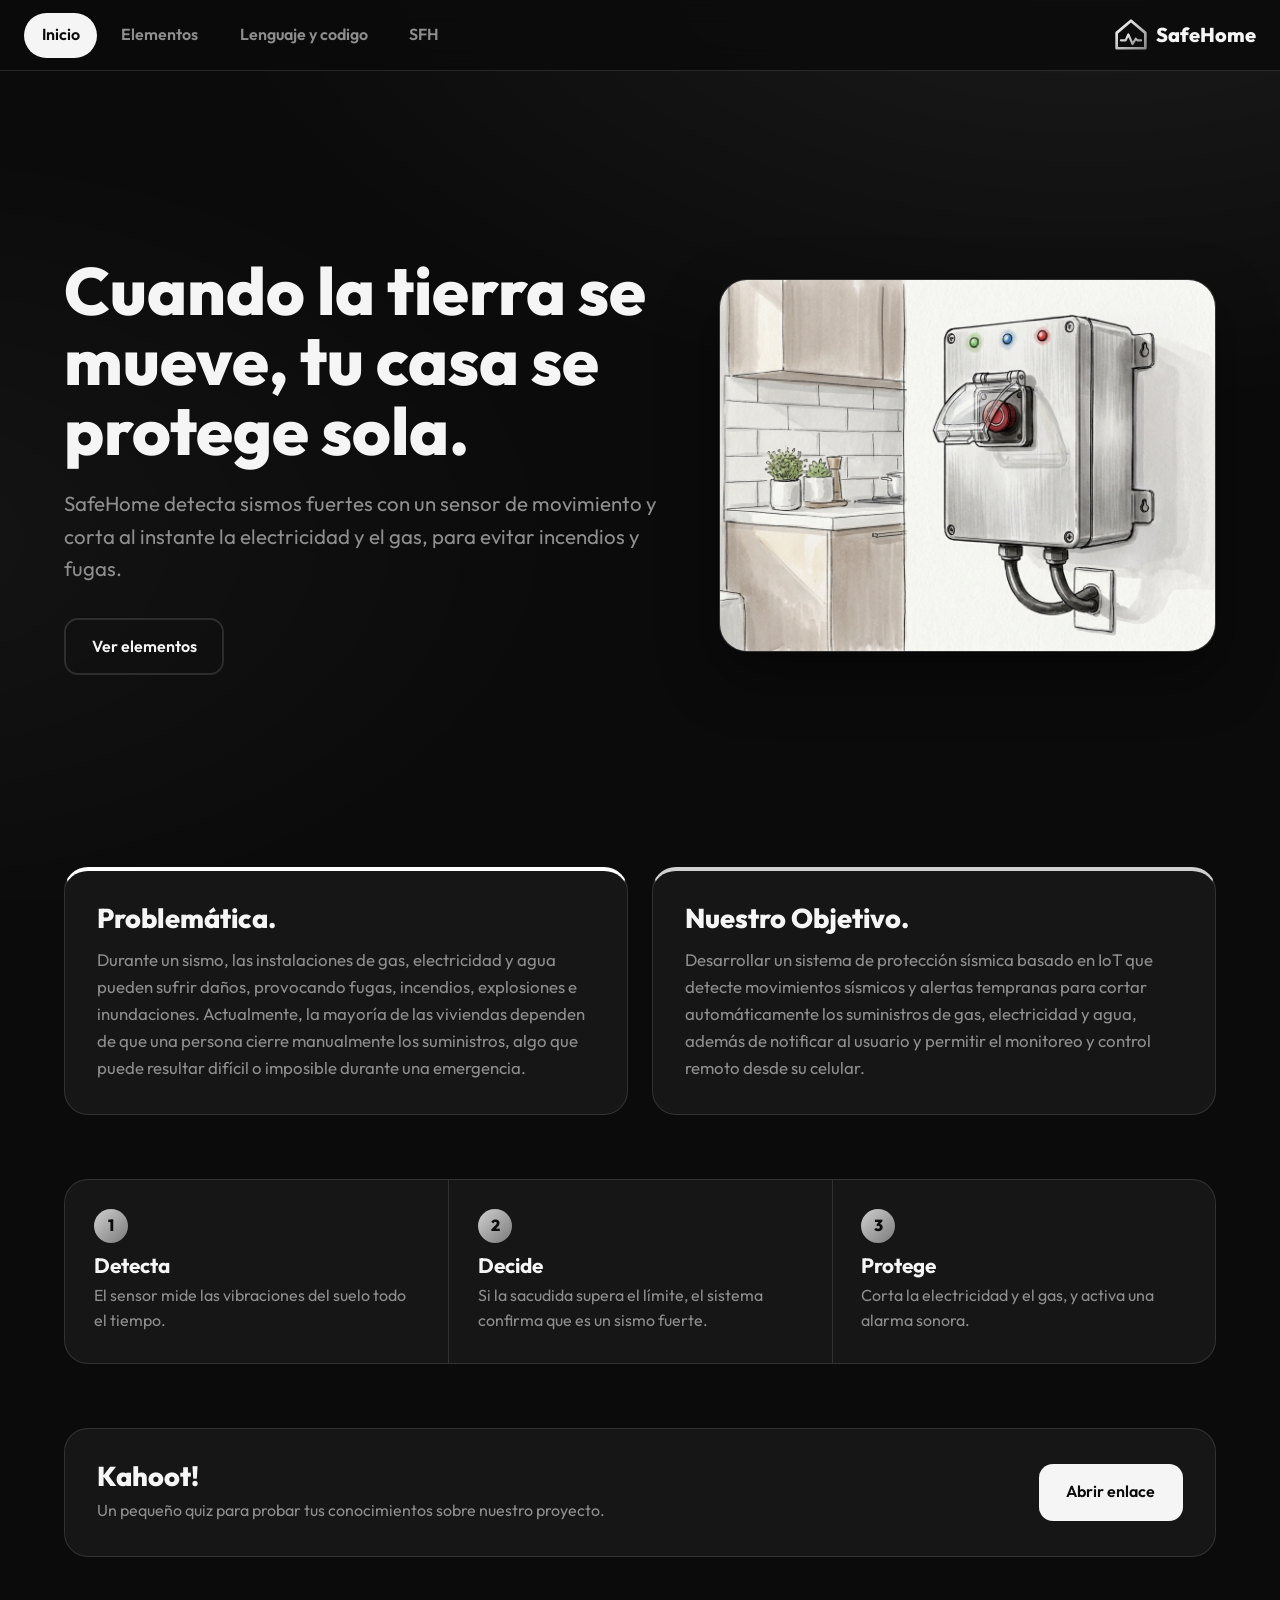
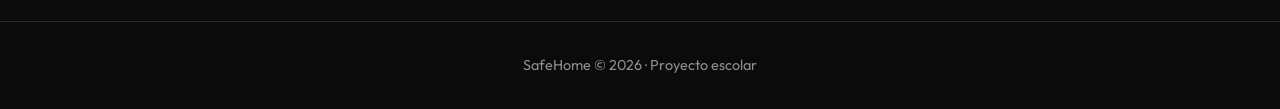
<file: SafeHome-IoT-main/index.html>
<!DOCTYPE html>
<html lang="es">
<head>
  <meta charset="UTF-8">
  <meta name="viewport" content="width=device-width, initial-scale=1">
  <title>SafeHome | Proteccion sismica para tu hogar</title>
  <link rel="preconnect" href="https://fonts.googleapis.com">
  <link rel="preconnect" href="https://fonts.gstatic.com" crossorigin>
  <link href="https://fonts.googleapis.com/css2?family=Outfit:wght@400;600;800&family=Fira+Code&display=swap" rel="stylesheet">
  <link rel="stylesheet" href="styles.css">
</head>
<body>

  <!-- Logotipo reutilizable -->
  <svg width="0" height="0" style="position:absolute" aria-hidden="true">
    <defs>
      <linearGradient id="gl" x1="0" y1="0" x2="1" y2="1">
        <stop offset="0" stop-color="#ffffff"/><stop offset="1" stop-color="#8a8a8a"/>
      </linearGradient>
    </defs>
    <symbol id="logo" viewBox="0 0 64 64">
      <path d="M32 5 59 28v29H5V28Z" fill="none" stroke="url(#gl)" stroke-width="5" stroke-linejoin="round"/>
      <path d="M13 42h9l5-11 8 18 6-10 3 3h7" fill="none" stroke="url(#gl)" stroke-width="4" stroke-linecap="round" stroke-linejoin="round"/>
    </symbol>
  </svg>

  <header class="topbar">
    <nav class="nav" aria-label="Secciones">
      <button class="nav-btn active" data-page="inicio">Inicio</button>
      <button class="nav-btn" data-page="elementos">Elementos</button>
      <button class="nav-btn" data-page="lenguaje">Lenguaje y codigo</button>
      <button class="nav-btn" data-page="sfh">SFH</button>
    </nav>
    <div class="brand">
      <svg class="logo" width="34" height="34"><use href="#logo"/></svg>
      <span>SafeHome</span>
    </div>
  </header>

  <main>

    <!-- INICIO -->
    <section class="page active" id="inicio">
      <div class="hero">
        <div class="hero-text">
          <h1>Cuando la tierra se mueve, tu casa se protege sola.</h1>
          <p class="lead">SafeHome detecta sismos fuertes con un sensor de movimiento y corta al instante la electricidad y el gas, para evitar incendios y fugas.</p>
          <div class="actions">
            <button class="btn ghost" data-page="elementos">Ver elementos</button>
          </div>
        </div>
        <figure class="hero-img">
          <!-- CAMBIA AQUÍ LA IMAGEN: guarda tu foto en la misma carpeta y cambia el nombre en src (alt = descripción de la imagen) -->
          <img src="BUTTON.png" alt="Boton">
        </figure>
      </div>

      <div class="duo">
        <article class="duo-card problema">
          <h2>Problemática.</h2>
          <p>Durante un sismo, las instalaciones de gas, electricidad y agua pueden sufrir daños, provocando fugas, incendios, explosiones e inundaciones. Actualmente, la mayoría de las viviendas dependen de que una persona cierre manualmente los suministros, algo que puede resultar difícil o imposible durante una emergencia.</p>
        </article>
        <article class="duo-card objetivo">
          <h2>Nuestro Objetivo.</h2>
          <p>Desarrollar un sistema de protección sísmica basado en IoT que detecte movimientos sísmicos y alertas tempranas para cortar automáticamente los suministros de gas, electricidad y agua, además de notificar al usuario y permitir el monitoreo y control remoto desde su celular.</p>
        </article>
      </div>

      <div class="steps">
        <article><span class="num">1</span><h3>Detecta</h3><p>El sensor mide las vibraciones del suelo todo el tiempo.</p></article>
        <article><span class="num">2</span><h3>Decide</h3><p>Si la sacudida supera el límite, el sistema confirma que es un sismo fuerte.</p></article>
        <article><span class="num">3</span><h3>Protege</h3><p>Corta la electricidad y el gas, y activa una alarma sonora.</p></article>
      </div>

      <!-- ENLACE: cambia el texto y reemplaza https://example.com por tu link -->
      <div class="enlace">
        <div>
          <h2>Kahoot!</h2>
          <p>Un pequeño quiz para probar tus conocimientos sobre nuestro proyecto.</p>
        </div>
        <a class="btn primary" href="https://kahoot.it/solo/6edda8b7-5d88-4934-8c41-8a5fe9ff4baa_1795135879336" target="_blank" rel="noopener noreferrer">Abrir enlace</a>
      </div>
    </section>

    <!-- ELEMENTOS -->
    <section class="page" id="elementos">
      <h2>Elementos del proyecto</h2>
      <p class="lead">Estas son las piezas que trabajan juntas para proteger el hogar.</p>
      <div class="grid">
        <a class="item" href="#el-sensor" data-page="el-sensor"><div class="ico">📡</div><h3>Sensor de Movimiento</h3><p>MPU6050</p><span class="mas">Ver detalles</span></a>
        <a class="item" href="#el-micro" data-page="el-micro"><div class="ico">🧠</div><h3>Microcontrolador</h3><p>ESP32: lee el sensor y decide cuándo actuar.</p><span class="mas">Ver detalles</span></a>
        <a class="item" href="#el-rele" data-page="el-rele"><div class="ico">🔌</div><h3>Relé de electricidad</h3><p>Interruptor electrónico que corta el paso de corriente de la casa.</p><span class="mas">Ver detalles</span></a>
        <a class="item" href="#el-gas" data-page="el-gas"><div class="ico">🔥</div><h3>Electroválvula de gas</h3><p>Cierra el conducto del gas para evitar fugas y explosiones.</p><span class="mas">Ver detalles</span></a>
        <a class="item" href="#el-alarma" data-page="el-alarma"><div class="ico">🔔</div><h3>Alarma y LED</h3><p>Avisan a las personas que el sistema detectó un sismo.</p><span class="mas">Ver detalles</span></a>
        <a class="item" href="#el-bateria" data-page="el-bateria"><div class="ico">🔊</div><h3>Buzzer</h3><p>Mantiene el sistema con sonido en caso de sismo, suene</p><span class="mas">Ver detalles</span></a>
      </div>

      <h2 class="tech-title">Tecnología del proyecto</h2>
      <p class="lead">Qué hardware elegimos, cómo se conecta el sistema y cómo viajan los datos.</p>
      <div class="grid">
        <a class="item" href="#el-hardware" data-page="el-hardware"><div class="ico">🛠️</div><h3>Hardware elegido</h3><p>Punto 4 · ESP32, MPU6050, servomotores, LED y buzzer.</p><span class="mas">Ver detalles</span></a>
        <a class="item" href="#el-conectividad" data-page="el-conectividad"><div class="ico">📶</div><h3>Tipo de conectividad</h3><p>Punto 5 · Wi-Fi, HTTP, backend, MySQL e interfaz web.</p><span class="mas">Ver detalles</span></a>
        <a class="item" href="#el-protocolo" data-page="el-protocolo"><div class="ico">📨</div><h3>Protocolo de comunicación</h3><p>Punto 6 · HTTP con rutas POST y GET.</p><span class="mas">Ver detalles</span></a>
      </div>
    </section>

    <!-- DETALLE: Sensor de movimiento -->
    <section class="page detalle" id="el-sensor">
      <button class="volver" data-page="elementos">Volver a Elementos</button>
      <div class="det-head"><div class="ico">📡</div><h2>Sensor de movimiento</h2></div>
      <p class="lead">MPU6050. Mide las vibraciones del suelo para detectar un sismo.</p>
      <div class="det-body">
        <article><h3>¿Qué hace?</h3><p>Se colocará en una superficie fija y establepreferentemente en una parte central de la vivienda. Para protegerlo senecesita una CARCASA PROTECTORA, es una cubierta pequeña queprotege el sensor del polvo, humedad y los golpes, ya que necesitadetectar los movimientos de la estructura.</p></article>
        <article><h3>En SafeHome</h3><p>Envía sus lecturas al microcontrolador. Si la sacudida supera el umbral, se activa el corte de luz y gas.</p></article>
        <img src="MPU6050-GY-521-Sensor-Module-02.png" alt="SENSOR">
      </div>
      <div class="extra">
        <!-- AGREGA AQUÍ MÁS INFORMACIÓN: fotos, diagramas, precio, conexiones, pruebas... -->
        </div>
    </section>

    <!-- DETALLE: Microcontrolador -->
    <section class="page detalle" id="el-micro">
      <button class="volver" data-page="elementos">Volver a Elementos</button>
      <div class="det-head"><div class="ico">🧠</div><h2>Microcontrolador</h2></div>
      <p class="lead">Es el cerebro del sistema.</p>
      <div class="det-body">
        <article><h3>¿Qué hace?</h3><p>Se colocará en el interior de la casa, para protegerlo se ocuparáuna CAJA ESTANCA IP65 sirve para evitar que entre polvo o humedad yelementos del exterior. El ESP32 no necesita recibir luz solar directa yestará cerca de una fuente de alimentación USB.</p></article>
        <article><h3>En SafeHome</h3><p>Controla el relé, la electroválvula y la alarma con el código en C++ de la sección Lenguaje y código.</p></article>
      </div>
      <div class="extra">
        <!-- AGREGA AQUÍ MÁS INFORMACIÓN: fotos, diagramas, precio, conexiones, pruebas... -->
        <img src="ESP32-DevKit-V1-Pinout-Diagram.png" alt="ESP32">  
      </div>
    </section>

    <!-- DETALLE: Relé de electricidad -->
    <section class="page detalle" id="el-rele">
      <button class="volver" data-page="elementos">Volver a Elementos</button>
      <div class="det-head"><div class="ico">🔌</div><h2>Relé de electricidad</h2></div>
      <p class="lead">Un interruptor que se activa con una señal pequeña.</p>
      <div class="det-body">
        <article><h3>¿Qué hace?</h3><p>Se utilizará una pastilla eléctrica junto con una palanca. Elservomotor estará conectado a la palanca para que, cuando se active laalerta esta baje y se corte la electricidad. Debe de estar fijo, cerrado yseparado de las partes móviles del servomotor, estará en una parteinferior exterior pero elevado del suelo. Para protegerla vamos a ocuparun GABINETE ELÉCTRICO ESTANCO IP65, sirve para proteger la pastilla ysus conexiones contra el agua, la humedad y el polvo, también paraproteger los componentes eléctricos de las condiciones del exterior.</p></article>
        <article><h3>En SafeHome</h3><p>Corta el paso de electricidad cuando se detecta el sismo. Importante: la corriente de una casa es peligrosa; para la maqueta usa bajo voltaje y pide ayuda a un adulto.</p></article>
      </div>
      <div class="extra">
        <!-- AGREGA AQUÍ MÁS INFORMACIÓN: fotos, diagramas, precio, conexiones, pruebas... -->
        <img src="Pastilla.jpe" alt="ELECTRICITY">  
      </div>
    </section>

    <!-- DETALLE: Electroválvula de gas -->
    <section class="page detalle" id="el-gas">
      <button class="volver" data-page="elementos">Volver a Elementos</button>
      <div class="det-head"><div class="ico">🔥</div><h2>Electroválvula de gas</h2></div>
      <p class="lead">Una válvula que se abre o se cierra con electricidad.</p>
      <div class="det-body">
        <article><h3>¿Qué hace?</h3><p>Estará conectado directamente a la llave del gas, cuandose active la alerta el servomotor moverá la llave para que directamentecierre el gas. Para proteger la parte eléctrica se va a necesitar unaCUBIERTA PROTECTORA IMPERMEABLE lo va a proteger de salpicaduras,polvo y humedad.</p></article>
        <article><h3>En SafeHome</h3><p>Se cierra al detectar el sismo para evitar fugas. En una instalación real de gas, el trabajo debe hacerlo un técnico certificado.</p></article>
        <article class="full"><h3>Válvula motorizada</h3><p>Coloca en el interior de la casa cerca de la zona de cocina, se conecta al sistema de control y permite cerrar el paso del gas cuando se detecta una posible fuga. Para protegerlo se ocupará un CUBIERTA PROTECTORA VENTILADA sirve para proteger el sensor del polvo y salpicaduras sin bloquear la entrada de aire que necesita para detectar gases.</p></article>
      </div>
      <div class="extra">
        <!-- AGREGA AQUÍ MÁS INFORMACIÓN: fotos, diagramas, precio, conexiones, pruebas... -->
        <img src="SERVOMOTOR.jpe" alt="GAS">    
      </div>
    </section>

    <!-- DETALLE: Alarma y LED -->
    <section class="page detalle" id="el-alarma">
      <button class="volver" data-page="elementos">Volver a Elementos</button>
      <div class="det-head"><div class="ico">🔔</div><h2>Alarma y LED</h2></div>
      <p class="lead">Avisan con sonido y luz que el sistema se activó.</p>
      <div class="det-body">
        <article><h3>¿Qué hace?</h3><p>El buzzer produce un sonido fuerte y el LED enciende una luz de alerta.</p></article>
        <article><h3>En SafeHome</h3><p>Se activan al detectar el sismo, para que todos sepan que la luz y el gas ya fueron cortados.</p></article>
      </div>
      <div class="extra">
        <!-- AGREGA AQUÍ MÁS INFORMACIÓN: fotos, diagramas, precio, conexiones, pruebas... -->
        <img src="Led-10mm-Grande-V1.jpg" alt="LEDS">  
      </div>
    </section>

    <!-- DETALLE: Buzzer -->
    <section class="page detalle" id="el-bateria">
      <button class="volver" data-page="elementos">Volver a Elementos</button>
      <div class="det-head"><div class="ico">🔊</div><h2>Batería de respaldo</h2></div>
      <p class="lead">Da el sonido al sistema en caso de sismo</p>
      <div class="det-body">
        <article><h3>¿Qué hace?</h3><p>Almacena energía para alimentar los componentes cuando no hay corriente de la red. El BUZZER se ocupara una CUBIERTA ACÚSTICA IMPERMEABLE esto lo protegera del agua y del polvosin impedir que se escuche la alarma.</p></article>
        <article><h3>En SafeHome</h3><p>Como SafeHome corta la electricidad de la casa, la batería permite que el sensor, el microcontrolador y la alarma sigan funcionando.</p></article>
      </div>
      <div class="extra">
        <!-- AGREGA AQUÍ MÁS INFORMACIÓN: fotos, diagramas, precio, conexiones, pruebas... -->
        <img src="12v-piezo-electric-buzzer-alarm5-550x550.jpeg" alt="BUZZER">  
      </div>
    </section>

    <!-- DETALLE: Hardware elegido (punto 4) -->
    <section class="page detalle" id="el-hardware">
      <button class="volver" data-page="elementos">Volver a Elementos</button>
      <div class="det-head"><div class="ico">🛠️</div><h2>Hardware elegido</h2></div>
      <p class="lead">Punto 4. Los componentes que detectan el sismo, deciden y protegen la casa.</p>
      <div class="det-body">
        <article class="full"><h3>Componentes</h3>
          <ul class="lista">
            <li><b>ESP32:</b> microcontrolador con Wi-Fi y Bluetooth integrados. Es económico y suficiente para leer el sensor y controlar las salidas.</li>
            <li><b>MPU6050:</b> sensor de movimiento (acelerómetro y giroscopio) que detecta la sacudida del sismo.</li>
            <li><b>2 servomotores:</b> uno mueve la llave del gas y el otro baja la palanca de la pastilla eléctrica.</li>
            <li><b>LED y buzzer:</b> avisan con luz y sonido que hay una alerta.</li>
            <li><b>Protecciones:</b> caja estanca IP65, carcasa para el sensor y cubiertas impermeables.</li>
          </ul>
        </article>
        <article><h3>¿Por qué este hardware?</h3><p>El ESP32 ya trae Wi-Fi, así que no hace falta un módulo extra. El MPU6050 mide aceleración y giro en un solo chip y se conecta por I2C con solo dos cables. Los servomotores permiten cerrar la llave y bajar la palanca sin modificar la instalación original de la casa.</p></article>
        <article><h3>Sobre la protección IP65</h3><p>En IP65, el 6 significa que no entra polvo y el 5 que resiste chorros de agua. Por eso la caja del ESP32 y el gabinete de la pastilla eléctrica usan esa clasificación.</p></article>
      </div>
      <div class="extra">
        <h3>Conexión de pines (según el código)</h3>
        <div class="tabla"><table>
          <thead><tr><th>Pin</th><th>Componente</th><th>Función</th></tr></thead>
          <tbody>
            <tr><td>GPIO 16 / 17</td><td>MPU6050 (SDA / SCL)</td><td>Datos y reloj I2C, dirección 0x68</td></tr>
            <tr><td>GPIO 13</td><td>Servo de gas</td><td>90° abierta, 0° cerrada</td></tr>
            <tr><td>GPIO 27</td><td>Servo de electricidad</td><td>90° encendida, 0° cortada</td></tr>
            <tr><td>GPIO 19 / 21</td><td>LED verde / LED rojo</td><td>Modo normal / alarma activa</td></tr>
            <tr><td>GPIO 22</td><td>Buzzer</td><td>Sirena de dos tonos</td></tr>
            <tr><td>GPIO 23</td><td>LED azul</td><td>Indicador de electricidad</td></tr>
            <tr><td>GPIO 18</td><td>Botón verde</td><td>Simula un sismo y rearma el sistema</td></tr>
          </tbody>
        </table></div>
        <h3>Alimentación</h3>
        <p>El ESP32 funciona a 3.3 V lógicos y se alimenta por USB, cerca de una fuente. Los servomotores consumen picos de corriente al moverse, por lo que conviene alimentarlos desde la línea de 5 V y no desde el pin de 3.3 V.</p>
        <!-- AGREGA AQUÍ MÁS TEXTO: costos, fotos del armado, diagrama de conexiones... -->
      </div>
    </section>

    <!-- DETALLE: Tipo de conectividad (punto 5) -->
    <section class="page detalle" id="el-conectividad">
      <button class="volver" data-page="elementos">Volver a Elementos</button>
      <div class="det-head"><div class="ico">📶</div><h2>Tipo de conectividad</h2></div>
      <p class="lead">Punto 5. Funcionamiento de la conectividad del proyecto SafeHome.</p>
      <div class="det-body">
        <article class="full"><h3>Elementos de la conectividad</h3>
          <ul class="lista">
            <li><b>ESP32 DevKit V1:</b> es el dispositivo que incorpora la conexión Wi-Fi y procesa las lecturas del sensor.</li>
            <li><b>Wi-Fi de 2.4 GHz:</b> permite conectar el ESP32 a una red inalámbrica y comunicarse con el servidor.</li>
            <li><b>HTTP y backend:</b> HTTP permite enviar los eventos del ESP32 al servidor, donde el backend procesa la información.</li>
            <li><b>Base de datos MySQL:</b> almacena los registros de los eventos detectados.</li>
            <li><b>Interfaz web:</b> permite consultar los eventos y visualizar el estado del dispositivo desde una computadora o teléfono.</li>
          </ul>
        </article>
        <article><h3>Tipo de conectividad</h3><p>El proyecto SafeHome IoT utiliza una conexión Wi-Fi de 2.4 GHz, la cual ya viene integrada en el microcontrolador ESP32. Esto significa que no necesitamos agregar un módulo externo para conectarnos a internet o a una red local.</p><p>Elegimos esta tecnología porque permite que el dispositivo transmita información de manera inalámbrica hacia un servidor, sin necesidad de utilizar cables adicionales de comunicación.</p></article>
        <article><h3>Comunicación entre el ESP32 y el servidor</h3><p>Una vez que el ESP32 se encuentra conectado a la red Wi-Fi, puede comunicarse con nuestro servidor. Cuando el sensor MPU6050 detecta un movimiento que supera el umbral establecido, el ESP32 procesa esa información y genera un evento. Posteriormente, utiliza el protocolo HTTP para enviar ese evento al backend, que es la parte del sistema encargada de recibir y administrar la información.</p><p>Es importante entender que Wi-Fi y HTTP cumplen funciones diferentes: Wi-Fi proporciona la conexión inalámbrica, mientras que HTTP permite intercambiar información entre el dispositivo y el servidor.</p></article>
        <article><h3>Almacenamiento de información</h3><p>Después de que el backend recibe la información enviada por el ESP32, se encarga de procesarla y almacenarla en una base de datos MySQL. Esto permite conservar un historial de los eventos detectados por el dispositivo.</p><p>Por ejemplo, si se detecta un posible movimiento sísmico, el sistema puede guardar un registro del evento para que posteriormente pueda ser consultado desde la plataforma web.</p></article>
        <article><h3>Visualización desde la interfaz web</h3><p>Finalmente, el usuario puede acceder a una interfaz web desde una computadora o un teléfono conectado a la red. Esta interfaz consulta la información del backend y permite visualizar el estado del dispositivo, consultar los eventos registrados y verificar si los mecanismos de protección se encuentran activados.</p><p>De esta manera, no es necesario estar físicamente junto al prototipo para consultar la información que está generando.</p></article>
        <article class="full"><h3>Conectividad alternativa mediante internet satelital</h3><p>Como alternativa ante la falta de conexión a internet convencional, el proyecto SafeHome IoT contempla la incorporación de un router con servicio de internet satelital. Este equipo permitirá recibir conexión a internet mediante una señal satelital y distribuirla dentro de la vivienda a través de una red Wi-Fi de 2.4 GHz, a la cual podrá conectarse el ESP32.</p><p>De esta manera, el dispositivo podrá mantener la comunicación con el servidor mediante solicitudes HTTP, permitiendo enviar los eventos detectados, almacenarlos en la base de datos MySQL y consultar la información desde la interfaz web. La incorporación de esta alternativa busca ampliar las posibilidades de conectividad del sistema, especialmente en viviendas o zonas donde el acceso a internet convencional sea limitado.</p><p>Es importante señalar que las funciones locales de detección y respuesta preventiva del ESP32 deberán mantenerse operativas incluso cuando no exista conexión a internet.</p></article>
      </div>
      <div class="extra">
        <h3>Comparación con otras opciones</h3>
        <div class="tabla"><table>
          <thead><tr><th>Opción</th><th>Alcance</th><th>Internet</th><th>Hardware extra</th></tr></thead>
          <tbody>
            <tr><td>Wi-Fi</td><td>Toda la casa (según el router)</td><td>Sí</td><td>No</td></tr>
            <tr><td>Bluetooth</td><td>Unos 10 m</td><td>No directo</td><td>No</td></tr>
            <tr><td>GSM (SIM)</td><td>Cobertura celular</td><td>Sí</td><td>Módulo y plan de datos</td></tr>
          </tbody>
        </table></div>
        <!-- AGREGA AQUÍ MÁS TEXTO: pruebas de señal, nombre de la red, alcance medido... -->
      </div>
    </section>

    <!-- DETALLE: Protocolo de comunicación (punto 6) -->
    <section class="page detalle" id="el-protocolo">
      <button class="volver" data-page="elementos">Volver a Elementos</button>
      <div class="det-head"><div class="ico">📨</div><h2>Protocolo de comunicación</h2></div>
      <p class="lead">Punto 6. SafeHome IoT usa el protocolo HTTP con peticiones a rutas definidas.</p>
      <div class="det-body">
        <article class="full"><h3>Introducción</h3>
          <p>Este apartado describe el protocolo de comunicación del prototipo SafeHome IoT, un sistema domótico de alcance pequeño que, mediante una placa ESP32, detecta movimiento sísmico y ejecuta el cierre de la válvula de gas y la desconexión de la carga eléctrica para reducir riesgos de incendio y explosión.</p>
          <p>Para que el sistema funcione, sus cuatro partes (hardware, backend, base de datos y frontend) deben intercambiar información de forma ordenada. El protocolo define cómo se envían los datos, en qué formato y qué método se usa en cada caso. Sin él, el ESP32 registraría eventos que nadie podría consultar, y el dashboard mostraría información que no corresponde a lo que realmente ocurrió.</p>
          <p>La solución elegida es el protocolo HTTP con peticiones a rutas definidas, por su sencillez, su compatibilidad con la ESP32 y su facilidad de prueba desde cualquier navegador o herramienta.</p>
        </article>
        <article><h3>Objetivo del protocolo</h3>
          <ul class="lista">
            <li>Permitir que el ESP32 envíe eventos al backend en el momento en que detecta movimiento.</li>
            <li>Permitir que el frontend consulte el estado del sistema y el historial de eventos registrados.</li>
            <li>Definir un formato común de intercambio (texto plano con pares campo=valor) que todos los componentes entiendan.</li>
            <li>Mantener la comunicación simple y verificable, adecuada a un proyecto de alcance pequeño.</li>
            <li>Dejar planteado el camino hacia una implementación real y segura (autenticación y HTTPS).</li>
          </ul>
        </article>
        <article><h3>Protocolo utilizado: HTTP</h3>
          <p>Este protocolo permite que el ESP32 intercambie información con el backend. ¿Por qué HTTP?</p>
          <ul class="lista">
            <li>La ESP32 cuenta con librerías estándar para hacer peticiones HTTP, por lo que no requiere configuración compleja.</li>
            <li>Cada recurso del sistema (los eventos y el estado) tiene su propia ruta dentro del servidor, y los métodos HTTP indican qué se hace con él.</li>
            <li>Cada petición es independiente: el servidor no necesita recordar al cliente entre una petición y otra, lo que simplifica el backend.</li>
            <li>Las respuestas se pueden probar fácilmente con el navegador, Postman o curl, lo que facilita la depuración durante la demostración.</li>
          </ul>
        </article>
      </div>
      <div class="extra">
        <h3>Métodos HTTP utilizados</h3>
        <p>Se utilizarán principalmente dos métodos:</p>
        <div class="tabla"><table>
          <thead><tr><th>Método</th><th>Función</th></tr></thead>
          <tbody>
            <tr><td>POST</td><td>El ESP32 envía eventos al backend.</td></tr>
            <tr><td>GET</td><td>El frontend consulta el estado y los eventos registrados.</td></tr>
          </tbody>
        </table></div>
        <p><b>POST</b> se usa porque el ESP32 crea un nuevo registro cada vez que detecta movimiento: el evento se agrega al historial y no modifica los anteriores.</p>
        <p><b>GET</b> se usa porque el frontend solo lee información: no altera la base de datos, únicamente solicita el estado actual y la lista de eventos para mostrarlos en pantalla.</p>

        <h3>Formato de intercambio</h3>
        <p>Se utilizará texto plano con pares campo=valor (una línea por campo) como formato de intercambio de información, porque es lo más sencillo de generar desde la ESP32 y de leer desde Python.</p>
        <p>Ejemplo del cuerpo que el ESP32 envía al backend mediante POST:</p>
<pre class="code"><code>{
  "dispositivo": "ESP32-01",
  "evento": "movimiento_detectado",
  "estado_gas": "cerrado",
  "estado_electricidad": "desconectada"
}</code></pre>
        <p>Ejemplo de la respuesta que el backend devuelve al frontend mediante GET:</p>
<pre class="code"><code>{
  "estado_sistema": "alerta",
  "gas": "cerrado",
  "electricidad": "desconectada",
  "alarma": "activada",
  "sensor": "movimiento_detectado",
  "fecha": "2026-11-14T15:39:00"
}</code></pre>
        <p>Los nombres de los campos coinciden con las columnas de la tabla <code>eventos_sismicos</code>, de modo que el backend puede guardar la información recibida casi directamente, sin transformaciones adicionales.</p>

        <h3>Ejemplo de funcionamiento</h3>
        <p>Recorrido completo de un evento, desde la detección hasta su presentación en el dashboard:</p>
        <ol class="lista pasos">
          <li><span class="num">1</span><span><b>ESP32:</b> detecta movimiento mediante el sensor y genera un evento.</span></li>
          <li><span class="num">2</span><span><b>Petición HTTP POST:</b> el ESP32 envía el evento al backend en formato de texto plano con pares campo=valor a la ruta de eventos.</span></li>
          <li><span class="num">3</span><span><b>Backend (FastAPI):</b> recibe y procesa la información, valida los datos y aplica la lógica del sistema.</span></li>
          <li><span class="num">4</span><span><b>INSERT:</b> el backend guarda el evento en la base de datos MySQL, que almacena el historial.</span></li>
          <li><span class="num">5</span><span><b>Petición HTTP GET:</b> el frontend solicita el estado actual y los eventos registrados a las rutas de consulta.</span></li>
          <li><span class="num">6</span><span><b>Frontend (Vue.js):</b> presenta el estado del sistema y los registros al usuario.</span></li>
        </ol>

        <h3>Rutas propuestas</h3>
        <div class="tabla"><table>
          <thead><tr><th>Ruta</th><th>Método</th><th>Quién lo usa</th><th>Función</th></tr></thead>
          <tbody>
            <tr><td><code>/eventos</code></td><td>POST</td><td>ESP32</td><td>Registrar un nuevo evento sísmico.</td></tr>
            <tr><td><code>/eventos</code></td><td>GET</td><td>Frontend</td><td>Obtener el historial de eventos.</td></tr>
            <tr><td><code>/estado</code></td><td>GET</td><td>Frontend</td><td>Obtener el estado actual del sistema: gas, electricidad, alarma y sensor.</td></tr>
          </tbody>
        </table></div>
        <p>Con estas tres rutas se cubre todo el funcionamiento del prototipo: una de escritura para el hardware y dos de lectura para la interfaz.</p>

        <h3>Seguridad de la comunicación</h3>
        <p>Para una implementación real, la comunicación debe protegerse mediante autenticación y HTTPS.</p>
        <ul class="lista">
          <li><b>HTTPS:</b> cifra los datos en tránsito, de modo que la información del hogar no pueda ser leída ni alterada por terceros en la red.</li>
          <li><b>Autenticación:</b> cada petición del ESP32 debe incluir una credencial (por ejemplo, una clave o token) que el backend valide antes de aceptar el evento, evitando registros falsos.</li>
          <li><b>Validación de datos:</b> el backend debe comprobar que los campos recibidos tengan el tipo y los valores esperados antes de guardarlos.</li>
        </ul>
        <p>En la etapa de demostración estas medidas pueden quedar planteadas sin implementar, pero deben mencionarse como requisito para llevar el prototipo a un entorno real.</p>

        <h3>Alcance y limitaciones</h3>
        <ul class="lista">
          <li>El protocolo se limita a HTTP y a tres rutas; no se implementan WebSockets ni mensajería en tiempo real.</li>
          <li>La actualización del dashboard es periódica (consultas GET cada pocos segundos), no instantánea.</li>
          <li>La comunicación opera en una red local o entorno de pruebas; no está expuesta a internet.</li>
          <li>Los estados de gas y electricidad son simulados: el protocolo transporta información del prototipo, no controla instalaciones reales.</li>
          <li>Trabajo futuro: autenticación por token, HTTPS, notificaciones push y soporte para varios dispositivos por hogar.</li>
        </ul>

        <h3>En resumen</h3>
        <p>El protocolo de comunicación es la columna vertebral de SafeHome IoT: define cómo el ESP32 reporta un sismo, cómo el backend lo procesa y almacena, y cómo el frontend lo presenta al usuario. Al apoyarse en HTTP, en dos métodos claros (POST y GET) y en el texto plano con pares campo=valor como formato común, el sistema mantiene una comunicación simple, verificable y fácil de ampliar, sin perder de vista la seguridad que exigiría una implementación real.</p>
        <!-- AGREGA AQUÍ MÁS TEXTO: capturas de Postman, pruebas con curl, diagrama del recorrido... -->
      </div>
    </section>

    <!-- LENGUAJE Y CÓDIGO -->
    <section class="page" id="lenguaje">
      <h2>Lenguaje y código</h2>
      <p class="lead">El cerebro de SafeHome está programado en C++ (Arduino). Esta página web usa HTML, CSS y JavaScript.</p>
      <div class="lang">
        <div class="lang-info">
          <div class="libs">
            <h3>Librerías</h3>
            <ul>
              <li><code>ESP32Servo</code><span>Controla los dos servomotores: la toma de gas y el interruptor de electricidad. Es la que aparece en <b>libraries.txt</b>.</span></li>
              <li><code>Wire</code><span>Comunicación I2C con el sensor MPU6050. Ya viene incluida con el ESP32, no hay que instalarla.</span></li>
            </ul>
          </div>
          <h3>Cómo funciona el código</h3>
          <h2>Caracteristicas</h2>
          <ul>
            <li><b>Lenguaje compilado:</b> El código fuente se procesa mediante un compilador para transformarse en código de máquina ejecutable por el microcontrolador antes de su carga.</li>
            <li><b>Control de pines GPIO:</b> Permite la gestión directa de los pines de entrada y salida de propósito general de la tarjeta.</li>
            <li><b>Lectura de sensores:</b> Facilita la adquisición y procesamiento de datos provenientes de diversos sensores externos.</li>
            <li><b>Control de actuadores:</b> Permite accionar elementos de salida físicos, tales como motores o sistemas de respuesta.</li>
            <li><b>Conectividad integrada:</b>  Cuenta con bibliotecas especializadas para la gestión de comunicación mediante Wi-Fi y protocolos HTTP.</li>
            <li><b>Compatibilidad nativa:</b> Diseñado para aprovechar al máximo la arquitectura y los recursos de hardware del ESP32.</li>
          </ul>
        <h2>Función Principal</h2>
          <ul>
            <li><b>WiFi.h:</b> Establece y gestiona la conexión del ESP32 a la red inalábrica (Wi-Fi).</li>
            <li><b>Wire.h:</b> Habilita la comunicación mediante el protocolo I2C, utilizada específicamente para la integración del sensor MPU6050.</li>
            <li><b>ESP32Servo:</b> Permite el control preciso de la posición y el movimiento de un servomotor.</li>
            <li><b>HTTPClient.h:</b> Gestiona las peticiones y el envío de información recopilada hacia el backend o servidor remoto.</li>
          </ul> 
        </div>
<div class="codes">
          </code></pre>
          </figure>
          <figure class="codebox">
            <figcaption><b>sketch.ino</b><span>Código del proyecto · ESP32 + MPU6050</span></figcaption>
<pre class="code tall"><code>// =============================================================================
//  SAFEHOME IoT - Sistema de protección sísmica con ESP32 + MPU6050
// =============================================================================
//  ¿QUÉ HACE?
//   1. El sensor MPU6050 vigila continuamente si hay vibración (sismo).
//   2. Al DETECTAR un sismo:
//        - Suena la bocina (sirena de dos tonos).
//        - Se enciende el LED rojo y se apaga el verde.
//        - El servo de la TOMA DE GAS gira a 0°  -&gt; válvula CERRADA.
//        - El servo del INTERRUPTOR GENERAL gira a 0° -&gt; electricidad CORTADA.
//        - Se apaga el LED azul (indicador de electricidad / ventilador).
//   3. Cuando el movimiento TERMINA (TIEMPO_CALMA sin vibración) el sistema
//      vuelve solo a modo normal: gas y electricidad se reconectan.
//   4. El botón verde sirve para SIMULAR un sismo y, si se presiona durante
//      la alarma, para rearmar el sistema manualmente.
//
//  ELEMENTOS MÓVILES (se ven en el simulador):
//   - Servo "servo"     = toma de gas (90° abierta / 0° cerrada)
//   - Servo "servoLuz"  = interruptor general de electricidad (90° ON / 0° OFF)
//   Ambos se mueven poco a poco (no de golpe) para que el movimiento se aprecie.
//
//  LIBRERÍAS: ESP32Servo (archivo libraries.txt)
// =============================================================================

#include &lt;Wire.h&gt;        // Comunicación I2C con el MPU6050
#include &lt;ESP32Servo.h&gt;  // Control de los servomotores

// ---------------------------- PINES ------------------------------------------
#define BTN           18   // Botón verde: simula sismo / rearma el sistema
#define LED_GREEN     19   // LED verde: sistema en modo normal
#define LED_RED       21   // LED rojo: alarma sísmica activa
#define BUZZER        22   // Bocina (sirena)
#define FAN           23   // LED azul: electricidad / ventilador (ON en normal)
#define SERVO_PIN     13   // Servo de la toma de gas
#define SERVO_LUZ_PIN 27   // Servo del interruptor general de electricidad

// El I2C normal del ESP32 usa los pines 21 y 22, pero en este proyecto ya los
// ocupan el LED rojo y la bocina. Por eso el MPU6050 se conecta a otros pines.
#define PIN_SDA       16   // MPU6050 - datos
#define PIN_SCL       17   // MPU6050 - reloj

// ---------------------------- MPU6050 ----------------------------------------
const int MPU_ADDR = 0x68; // Dirección I2C del sensor (AD0 sin conectar)

// ---------------------------- AJUSTES (puedes cambiarlos) --------------------
// Detección de sismo
const float UMBRAL_ACEL = 0.20;                  // Cambio de aceleración (en g) que cuenta como movimiento fuerte
const float UMBRAL_GIRO = 20.0;                  // Velocidad de giro (en °/s) que cuenta como movimiento fuerte
const int   MOVIMIENTOS_PARA_ALARMA = 3;         // Movimientos fuertes necesarios para confirmar sismo (1 = cualquier golpe)
const unsigned long VENTANA_CONFIRMACION = 2000; // ms en los que deben ocurrir esos movimientos
const unsigned long TIEMPO_CALMA = 5000;         // ms SIN movimiento para dar el sismo por terminado
const unsigned long INTERVALO_LECTURA = 50;      // ms entre lecturas del sensor

// Servos
const int ANGULO_ABIERTO = 90;                   // Gas abierto / electricidad encendida
const int ANGULO_CERRADO = 0;                    // Gas cerrado / electricidad cortada
const unsigned long VELOCIDAD_SERVO_MS = 10;     // ms por grado (10 ms -&gt; 90° en ~0.9 s)

// Sirena
const int TONO_ALTO = 1400;                      // Hz
const int TONO_BAJO = 900;                       // Hz
const unsigned long CAMBIO_TONO_MS = 300;        // ms entre cambio de tono
const int CANAL_BUZZER = 6;                      // Canal PWM propio para la bocina (evita chocar con los servos)

// Sismo simulado (botón)
const unsigned long DURACION_SISMO_SIM = 8000;   // ms que dura el sismo simulado

// ---------------------------- VARIABLES DE ESTADO ----------------------------
Servo gasServo;                 // Servo de la toma de gas
Servo luzServo;                 // Servo del interruptor de electricidad

bool alarmActive = false;       // true mientras dura la alarma sísmica
int lastButton = HIGH;          // Estado anterior del botón (para detectar el clic)
unsigned long ultimoBoton = 0;  // Anti-rebote del botón

// Posición actual y destino de cada servo (para moverlos suavemente)
int posGas = ANGULO_ABIERTO, objetivoGas = ANGULO_ABIERTO;
int posLuz = ANGULO_ABIERTO, objetivoLuz = ANGULO_ABIERTO;

// Detección de movimiento
float axPrev = 0, ayPrev = 0, azPrev = 0; // Lectura anterior del acelerómetro
bool primeraLectura = true;
int movimientosRecientes = 0;             // Cuántos movimientos fuertes van en la ventana
unsigned long inicioVentana = 0;          // Cuándo empezó la ventana de confirmación
unsigned long ultimoMovimiento = 0;       // Cuándo fue el último movimiento fuerte
unsigned long ultimaLectura = 0;

// Sirena
bool tonoAlto = false;
unsigned long ultimoTono = 0;

// Simulador de sismo
bool simActiva = false;
unsigned long simInicio = 0;

// =============================================================================
//  BOCINA (sirena)
// =============================================================================

// Prepara la bocina en un canal PWM independiente de los servos.
// (El #if hace que funcione con las versiones 2.x y 3.x del core de ESP32)
void iniciarBuzzer() {
#if defined(ESP_ARDUINO_VERSION_MAJOR) &amp;&amp; ESP_ARDUINO_VERSION_MAJOR &gt;= 3
  ledcAttachChannel(BUZZER, 2000, 8, CANAL_BUZZER);
#else
  ledcSetup(CANAL_BUZZER, 2000, 8);
  ledcAttachPin(BUZZER, CANAL_BUZZER);
#endif
}

// Hace sonar la bocina a la frecuencia indicada (0 = silencio)
void sonar(int frecuencia) {
#if defined(ESP_ARDUINO_VERSION_MAJOR) &amp;&amp; ESP_ARDUINO_VERSION_MAJOR &gt;= 3
  ledcWriteTone(BUZZER, frecuencia);
#else
  ledcWriteTone(CANAL_BUZZER, frecuencia);
#endif
}

// Alterna entre dos tonos mientras la alarma esté activa (efecto de sirena)
void actualizarSirena(unsigned long ahora) {
  if (!alarmActive) return;

  if (ahora - ultimoTono &gt;= CAMBIO_TONO_MS) {
    ultimoTono = ahora;
    tonoAlto = !tonoAlto;
    sonar(tonoAlto ? TONO_ALTO : TONO_BAJO);
  }
}

// =============================================================================
//  SERVOS (toma de gas e interruptor de electricidad)
// =============================================================================

// Mueve cada servo UN grado hacia su destino cada VELOCIDAD_SERVO_MS.
// Así el giro es gradual y se aprecia en el simulador, y el programa no se
// queda "congelado" mientras los servos se mueven.
void actualizarServos(unsigned long ahora) {
  static unsigned long ultimoPaso = 0;
  if (ahora - ultimoPaso &lt; VELOCIDAD_SERVO_MS) return;
  ultimoPaso = ahora;

  if (posGas != objetivoGas) {
    posGas += (objetivoGas &gt; posGas) ? 1 : -1;
    gasServo.write(posGas);
  }
  if (posLuz != objetivoLuz) {
    posLuz += (objetivoLuz &gt; posLuz) ? 1 : -1;
    luzServo.write(posLuz);
  }
}

// =============================================================================
//  SENSOR MPU6050
// =============================================================================

// Lee dos bytes del sensor y los une en un número de 16 bits con signo
int16_t leer16() {
  int16_t alto = Wire.read();
  int16_t bajo = Wire.read();
  return (alto &lt;&lt; 8) | bajo;
}

// Lee aceleración (en g) y giroscopio (en °/s) del MPU6050
void leerMPU(float &amp;ax, float &amp;ay, float &amp;az, float &amp;gx, float &amp;gy, float &amp;gz) {
  Wire.beginTransmission(MPU_ADDR);
  Wire.write(0x3B);                 // Primer registro del acelerómetro
  Wire.endTransmission(false);
  Wire.requestFrom(MPU_ADDR, 14, true);

  int16_t rax = leer16();
  int16_t ray = leer16();
  int16_t raz = leer16();
  leer16();                         // Temperatura (se ignora)
  int16_t rgx = leer16();
  int16_t rgy = leer16();
  int16_t rgz = leer16();

  ax = rax / 16384.0;               // Rango ±2 g
  ay = ray / 16384.0;
  az = raz / 16384.0;
  gx = rgx / 131.0;                 // Rango ±250 °/s
  gy = rgy / 131.0;
  gz = rgz / 131.0;
}

// =============================================================================
//  SIMULADOR DE SISMO (botón)
// =============================================================================

// Arranca un sismo artificial: durante unos segundos se le suma una vibración
// a las lecturas del acelerómetro. Así el sismo pasa por el mismo camino que
// uno real: sensor -&gt; detección -&gt; alarma -&gt; corte de servicios -&gt; reconexión.
void iniciarSismoSimulado(unsigned long ahora) {
  simActiva = true;
  simInicio = ahora;
  Serial.println("[SIMULATOR] Simulated earthquake started");
}

// Agrega la vibración artificial a la lectura del sensor mientras dure el sismo
void inyectarSismoSimulado(float &amp;ax, float &amp;ay, float &amp;az, unsigned long ahora) {
  if (!simActiva) return;

  float t = (float)(ahora - simInicio);       // ms desde que empezó el sismo
  if (t &gt; DURACION_SISMO_SIM) {
    simActiva = false;
    Serial.println("[SIMULATOR] Simulated earthquake finished");
    return;
  }

  // Envolvente: la intensidad sube durante 1 s y baja durante los últimos 1.5 s
  float subida = fminf(1.0, t / 1000.0);
  float bajada = fminf(1.0, (DURACION_SISMO_SIM - t) / 1500.0);
  float env = subida * bajada;
  float s = t / 1000.0;

  // Tres vibraciones (ejes X, Y, Z) con frecuencias distintas, como un temblor real
  ax += 0.60 * env * sin(2 * PI * 3.0 * s);
  ay += 0.40 * env * sin(2 * PI * 4.3 * s + 1.0);
  az += 0.15 * env * sin(2 * PI * 5.0 * s);
}

// =============================================================================
//  MODOS DE OPERACIÓN
// =============================================================================

// MODO NORMAL: todo en orden, gas abierto y electricidad encendida
void normalMode() {
  alarmActive = false;
  movimientosRecientes = 0;

  digitalWrite(LED_GREEN, HIGH);    // Verde = todo bien
  digitalWrite(LED_RED, LOW);
  digitalWrite(FAN, HIGH);          // Azul = hay electricidad
  sonar(0);                         // Bocina en silencio

  objetivoGas = ANGULO_ABIERTO;     // Los servos se abren gradualmente
  objetivoLuz = ANGULO_ABIERTO;

  Serial.println("SYSTEM NORMAL");
  Serial.println("GAS: OPEN (SIMULATED)");
  Serial.println("ELECTRICITY: ON (SIMULATED)");
}

// MODO ALARMA: sismo detectado -&gt; sirena y corte de gas y electricidad
void earthquakeDetected() {
  alarmActive = true;
  movimientosRecientes = 0;
  ultimoTono = 0;                   // Fuerza que la sirena arranque de inmediato

  digitalWrite(LED_GREEN, LOW);
  digitalWrite(LED_RED, HIGH);      // Rojo = alarma
  digitalWrite(FAN, LOW);           // Azul apagado = sin electricidad

  objetivoGas = ANGULO_CERRADO;     // Los servos se cierran gradualmente
  objetivoLuz = ANGULO_CERRADO;

  Serial.println("EARTHQUAKE ALERT!");
  Serial.println("GAS: CLOSED (SIMULATED)");
  Serial.println("ELECTRICITY: OFF (SIMULATED)");
}

// =============================================================================
//  BOTÓN
// =============================================================================

// Un clic simula un sismo. Si ya hay alarma, el clic rearma el sistema a mano.
void revisarBoton(unsigned long ahora) {
  int button = digitalRead(BTN);

  // Detecta el instante en que se presiona (de HIGH a LOW) con anti-rebote
  if (button == LOW &amp;&amp; lastButton == HIGH &amp;&amp; ahora - ultimoBoton &gt; 200) {
    ultimoBoton = ahora;

    if (!alarmActive &amp;&amp; !simActiva) {
      iniciarSismoSimulado(ahora);  // Empieza el sismo artificial
    } else {
      simActiva = false;            // Cancela el sismo artificial
      normalMode();                 // Rearme manual
    }
  }
  lastButton = button;
}

// =============================================================================
//  SETUP: se ejecuta una sola vez al encender
// =============================================================================
void setup() {
  Serial.begin(115200);

  // Entradas y salidas
  pinMode(BTN, INPUT_PULLUP);       // Botón con resistencia interna (LOW = presionado)
  pinMode(LED_GREEN, OUTPUT);
  pinMode(LED_RED, OUTPUT);
  pinMode(FAN, OUTPUT);
  iniciarBuzzer();

  // Servos: periodo de 50 Hz y arrancan en posición "abierto / encendido"
  gasServo.setPeriodHertz(50);
  luzServo.setPeriodHertz(50);
  gasServo.attach(SERVO_PIN);
  luzServo.attach(SERVO_LUZ_PIN);
  gasServo.write(posGas);
  luzServo.write(posLuz);

  // Comunicación con el MPU6050
  Wire.begin(PIN_SDA, PIN_SCL);

  // Despertar el MPU6050 (sale en modo "sleep" por defecto)
  Wire.beginTransmission(MPU_ADDR);
  Wire.write(0x6B);                 // Registro de energía
  Wire.write(0x00);                 // 0 = sensor despierto
  Wire.endTransmission(true);

  normalMode();

  Serial.println("SAFEHOME IoT READY");
  Serial.println("Move the MPU6050 sliders quickly or press the button to simulate an earthquake");
}

// =============================================================================
//  LOOP: se repite todo el tiempo
// =============================================================================
void loop() {
  unsigned long ahora = millis();

  revisarBoton(ahora);

  // --- 1) Leer el sensor cada INTERVALO_LECTURA ---
  if (ahora - ultimaLectura &gt;= INTERVALO_LECTURA) {
    ultimaLectura = ahora;

    float ax, ay, az, gx, gy, gz;
    leerMPU(ax, ay, az, gx, gy, gz);
    inyectarSismoSimulado(ax, ay, az, ahora);   // Solo hace algo si se pulsó el botón

    if (!primeraLectura) {
      // Cuánto cambió la aceleración respecto a la lectura anterior
      float dAcel = sqrt(sq(ax - axPrev) + sq(ay - ayPrev) + sq(az - azPrev));
      // Qué tan rápido está girando el sensor
      float giro = sqrt(sq(gx) + sq(gy) + sq(gz));

      // --- 2) ¿Hay un movimiento fuerte? ---
      if (dAcel &gt; UMBRAL_ACEL || giro &gt; UMBRAL_GIRO) {
        ultimoMovimiento = ahora;   // Mientras haya movimiento, el sismo "sigue"

        if (!alarmActive) {
          // Para evitar falsas alarmas por un golpe aislado, se piden varios
          // movimientos fuertes dentro de una ventana de tiempo.
          if (movimientosRecientes == 0 || ahora - inicioVentana &gt; VENTANA_CONFIRMACION) {
            inicioVentana = ahora;
            movimientosRecientes = 0;
          }
          movimientosRecientes++;

          // --- 3) Sismo confirmado: activar alarma y cortar servicios ---
          if (movimientosRecientes &gt;= MOVIMIENTOS_PARA_ALARMA) {
            earthquakeDetected();
          }
        }
      }
    }

    // Guardar la lectura actual para compararla con la siguiente
    axPrev = ax; ayPrev = ay; azPrev = az;
    primeraLectura = false;
  }

  // --- 4) Reconexión automática: pasó el tiempo de calma sin movimiento ---
  if (alarmActive &amp;&amp; (ahora - ultimoMovimiento &gt; TIEMPO_CALMA)) {
    Serial.println("MOVEMENT STOPPED - AUTO RESTORE");
    normalMode();
  }

  // --- 5) Mover servos y sirena (se actualizan en cada vuelta del loop) ---
  actualizarServos(ahora);
  actualizarSirena(ahora);

  delay(1);                         // Pequeña pausa: acelera la simulación en Wokwi
}</code></pre>
          </figure>
          <figure class="codebox">
            <figcaption><b>diagram.json</b><span>Diagrama del circuito (Wokwi)</span></figcaption>
<pre class="code tall"><code>{
  "version": 1,
  "author": "SafeHome IoT",
  "editor": "wokwi",
  "parts": [
    {"type":"board-esp32-devkit-c-v4","id":"esp","top":0,"left":0,"attrs":{}},
    {"type":"wokwi-pushbutton","id":"btn","top":-100,"left":-200,"attrs":{"color":"green","label":"SISMO"}},
    {"type":"wokwi-led","id":"green","top":-100,"left":-100,"attrs":{"color":"green"}},
    {"type":"wokwi-led","id":"red","top":-50,"left":-100,"attrs":{"color":"red"}},
    {"type":"wokwi-buzzer","id":"buzz","top":-100,"left":100,"attrs":{}},
    {"type":"wokwi-led","id":"fan","top":50,"left":-100,"attrs":{"color":"blue"}},

    {"type":"wokwi-servo","id":"servo","top":40,"left":230,"attrs":{"horn":"double"}},
    {"type":"wokwi-servo","id":"servoLuz","top":160,"left":230,"attrs":{"horn":"single"}},

    {"type":"wokwi-mpu6050","id":"imu","top":-160,"left":230,"attrs":{}}
  ],
  "connections": [
    ["esp:18","btn:1.l","green",[]],
    ["esp:GND.1","btn:2.l","black",[]],
    ["esp:19","green:A","green",[]],
    ["esp:GND.1","green:C","black",[]],
    ["esp:21","red:A","red",[]],
    ["esp:GND.1","red:C","black",[]],
    ["esp:22","buzz:2","green",[]],
    ["esp:GND.1","buzz:1","black",[]],
    ["esp:23","fan:A","blue",[]],
    ["esp:GND.1","fan:C","black",[]],

    ["esp:13","servo:PWM","orange",[]],
    ["esp:5V","servo:V+","red",[]],
    ["esp:GND.1","servo:GND","black",[]],

    ["esp:27","servoLuz:PWM","orange",[]],
    ["esp:5V","servoLuz:V+","red",[]],
    ["esp:GND.1","servoLuz:GND","black",[]],

    ["esp:3V3","imu:VCC","red",[]],
    ["esp:GND.1","imu:GND","black",[]],
    ["esp:16","imu:SDA","green",[]],
    ["esp:17","imu:SCL","blue",[]]
  ],
  "dependencies": {}
}</code></pre>
          </figure>
        </div>
      </div>
    </section>

    <!-- SFH -->
    <section class="page" id="sfh">
      <h2>SafeHome IoT</h2>
      <p class="lead">SFH son las siglas de SafeHome. Este es el panel del sistema, con todas sus partes juntas para verlas y probarlas.</p>
      <div class="dash">
        <div class="dash-top">
          <div class="dash-title"><svg class="logo" width="34" height="34"><use href="#logo"/></svg>SafeHome IoT</div>
          <b class="pill" data-bind="iot">Conectado</b>
        </div>
        <div class="dgrid">

          <!-- 1. Panel de control -->
          <article class="panel p-control">
            <h3>Panel de control</h3><p>Vigila el sensor y muestra el estado de todo el sistema.</p>
            <div class="demo">
              <div class="demo-head">
                <svg class="logo" width="46" height="46"><use href="#logo"/></svg>
                <div><strong>Panel de SafeHome</strong><p data-bind="estado" aria-live="polite">Sensor en vigilancia. Sin movimiento fuerte.</p></div>
              </div>
              <svg class="seismo" viewBox="0 0 400 110" role="img" aria-label="Señal en vivo del sensor">
                <line x1="0" x2="400" y1="55" y2="55" stroke="rgba(255,255,255,.18)" stroke-dasharray="4 6"/>
                <polyline class="onda" fill="none" stroke="currentColor" stroke-width="2.5" stroke-linejoin="round" points=""/>
              </svg>
              <div class="serv"><span>Electricidad</span><b data-bind="luz">Conectada</b></div>
              <div class="serv"><span>Gas</span><b data-bind="gas">Abierto</b></div>
              <div class="serv"><span>Indicador LED</span><b data-bind="led">Apagado</b></div>
              <div class="serv"><span>Buzzer</span><b data-bind="buzzer">Silencio</b></div>
            </div>
            <div class="actions"><button class="btn primary" data-act="sim" data-bind="simbtn">Simular sismo</button></div>
          </article>

          <!-- 2. Componentes del prototipo -->
          <article class="panel p-comp">
            <h3>Componentes del prototipo</h3><p>Toca un componente para ver su información.</p>
            <div class="rows">
              <a class="row" href="#el-sensor" data-page="el-sensor"><span>📡 Sensor de movimiento</span><em>Ver detalles</em></a>
              <a class="row" href="#el-micro" data-page="el-micro"><span>🧠 Microcontrolador</span><em>Ver detalles</em></a>
              <a class="row" href="#el-rele" data-page="el-rele"><span>🔌 Relé de electricidad</span><em>Ver detalles</em></a>
              <a class="row" href="#el-gas" data-page="el-gas"><span>🔥 Electroválvula de gas</span><em>Ver detalles</em></a>
              <a class="row" href="#el-alarma" data-page="el-alarma"><span>🔔 Alarma y LED</span><em>Ver detalles</em></a>
              <a class="row" href="#el-bateria" data-page="el-bateria"><span>🔊 Buzzer</span><em>Ver detalles</em></a>
            </div>
          </article>

          <!-- 3. Válvula de gas -->
          <article class="panel p-gas">
            <h3>Válvula de gas</h3><p>Se cierra sola con un sismo. También puedes manejarla a mano.</p>
            <div class="ctl"><span class="ico-big">🔥</span><div><small>Estado</small><b class="big" data-bind="gas">...</b></div><button class="btn ghost" data-act="gas" data-bind="gasbtn">...</button></div>
          </article>

          <!-- 4. Electricidad -->
          <article class="panel p-luz">
            <h3>Electricidad</h3><p>Se corta sola con un sismo. También puedes manejarla a mano.</p>
            <div class="ctl"><span class="ico-big">🔌</span><div><small>Estado</small><b class="big" data-bind="luz">...</b></div><button class="btn ghost" data-act="luz" data-bind="luzbtn">...</button></div>
          </article>

          <!-- 5. Indicador LED -->
          <article class="panel p-led">
            <h3>Indicador LED</h3><p>Se enciende cuando detecta un sismo.</p>
            <div class="ctl"><i class="lamp"></i><div><small>Estado</small><b class="big" data-bind="led">...</b></div><button class="btn ghost" data-act="led" data-bind="ledbtn">...</button></div>
          </article>

          <!-- 6. Buzzer -->
          <article class="panel p-buz">
            <h3>Buzzer</h3><p>Suena para avisar a las personas que hay un sismo.</p>
            <div class="ctl"><span class="bell">🔔</span><div><small>Estado</small><b class="big" data-bind="buzzer">...</b></div><button class="btn ghost" data-act="buzzer" data-bind="buzzerbtn">...</button></div>
          </article>

          <!-- 7. Prueba de funcionamiento -->
          <article class="panel p-test">
            <h3>Prueba de funcionamiento</h3><p>Revisa que cada parte responda (simulación).</p>
            <ol class="test">
              <li>Sensor de movimiento responde</li>
              <li>Microcontrolador procesa la señal</li>
              <li>Relé corta la electricidad</li>
              <li>Válvula cierra el gas</li>
              <li>LED y buzzer se activan</li>
              <li>Alerta enviada por IoT</li>
            </ol>
            <button class="btn primary" data-act="test">Iniciar prueba</button>
            <p class="result"></p>
          </article>

          <!-- 8. Comunicación IoT -->
          <article class="panel p-iot">
            <h3>Comunicación IoT</h3><p>Envía una alerta por Wi-Fi cuando detecta un sismo.</p>
            <div class="kvs">
              <div class="kv"><span>Conexión</span><b data-bind="iot">Conectado</b></div>
              <div class="kv"><span>Red</span><b>Wi-Fi (ESP32)</b></div>
              <div class="kv"><span>Protocolo</span><b>HTTP</b></div>
              <div class="kv"><span>Dispositivo</span><b>SFH-01</b></div>
            </div>
            <pre class="msgs">Esperando mensajes…</pre>
            <button class="btn ghost" data-act="iot" data-bind="iotbtn">Desconectar</button>
          </article>

          <!-- 9. Historial de eventos -->
          <article class="panel p-hist">
            <h3>Historial de eventos</h3><p>Todo lo que hace el sistema queda registrado aquí.</p>
            <ul class="historial"></ul>
            <button class="btn ghost" data-act="limpiar">Borrar historial</button>
          </article>

        </div>
      </div>

      <div class="about">
        <article><h3>El problema</h3><p>Después de un sismo fuerte, las fugas de gas y los cortos circuitos pueden provocar incendios, incluso cuando la estructura resiste.</p></article>
        <article><h3>Nuestra solución</h3><p>Un sensor detecta la sacudida y el sistema corta automáticamente la electricidad y el gas, sin que nadie tenga que reaccionar.</p></article>
        <article><h3>Objetivo</h3><p>Reducir los riesgos en el hogar tras un sismo con una solución accesible, automática y fácil de instalar.</p></article>
      </div>
      <div class="team">
        <p><h1>INTEGRANTES DEL EQUIPO</h1></p>
        <p>Alvarado Avalos Melanie Ximena</p>
        <p>Barcena Gonzales Paola</p>
        <p>Barcenas Martinez Doni</p>
        <p>Flores Villagrán Selene</p>
        <p>Rendón Montero Frida Sofia</p>
        <p>Sanchez Carranza Daniela</p>
        <p>Torres Jacobo Luna Celic</p>
        <p>Vargas Guzman Josue Francisco</p>
      </div>
    </section>

  </main>

  <footer>SafeHome © 2026 · Proyecto escolar</footer>
  <script src="script.js"></script>
</body>
</html>
</file>
<file: styles.css>
:root{
  /* Escala de grises: --noche = fondo, --panel = tarjetas, --texto = blanco,
     --suave = texto secundario, --turquesa = acento claro, --violeta = gris medio,
     --coral = énfasis / alerta (blanco puro) */
  --noche:#0b0b0b; --panel:#161616; --violeta:#7a7a7a; --turquesa:#d0d0d0;
  --coral:#ffffff; --texto:#f5f5f5; --suave:#8e8e8e; --borde:rgba(255,255,255,.12);
}
*{box-sizing:border-box;margin:0;padding:0}
html{scroll-behavior:smooth}
body{
  font-family:'Outfit',system-ui,sans-serif; color:var(--texto); line-height:1.6; min-height:100vh;
  background:
    radial-gradient(900px 500px at 85% -10%,rgba(255,255,255,.07),transparent),
    radial-gradient(700px 400px at -10% 60%,rgba(255,255,255,.04),transparent),
    var(--noche);
  background-attachment:fixed;
}
h1,h2,h3{line-height:1.15}
button{font:inherit;cursor:pointer}
:focus-visible{outline:3px solid var(--turquesa);outline-offset:3px}

/* Barra superior: secciones a la izquierda */
.topbar{
  position:sticky;top:0;z-index:10;display:flex;justify-content:space-between;align-items:center;gap:1rem;
  padding:.8rem 1.5rem; background:rgba(11,11,11,.8); backdrop-filter:blur(12px); border-bottom:1px solid var(--borde);
}
.nav{display:flex;gap:.4rem;overflow-x:auto}
.nav-btn{
  white-space:nowrap;border:0;background:transparent;color:var(--suave);
  padding:.6rem 1.1rem;border-radius:999px;font-weight:600;transition:background .2s,color .2s;
}
.nav-btn:hover{color:var(--texto);background:rgba(255,255,255,.08)}
.nav-btn.active{background:var(--texto);color:var(--noche)}
.brand{display:flex;align-items:center;gap:.5rem;font-weight:800;font-size:1.25rem}

/* Páginas */
.page{display:none;max-width:1100px;margin:0 auto;padding:3.5rem 1.5rem 4rem}
.page.active{display:block}
.page h2{font-size:clamp(2rem,4vw,2.8rem);font-weight:800;margin-bottom:.6rem}
.lead{color:var(--suave);font-size:1.15rem;max-width:58ch}

/* Inicio */
/* La portada ocupa todo el ancho y casi todo el alto de la pantalla */
#inicio.page{max-width:none;padding-left:clamp(1.5rem,5vw,5rem);padding-right:clamp(1.5rem,5vw,5rem)}
.hero{display:grid;grid-template-columns:1.1fr .9fr;gap:3rem;align-items:center;min-height:max(420px,calc(100svh - 14rem))}
.hero h1{margin-bottom:1.4rem;font-size:clamp(2.4rem,5.2vw,4.6rem);font-weight:800;line-height:1.05}
.hero .lead{max-width:54ch;font-size:clamp(1.1rem,1.6vw,1.35rem)}
/* Imagen junto al texto: reemplázala cuando quieras (se recorta para llenar el marco) */
.hero-img{margin:0;aspect-ratio:4/3;overflow:hidden;border:1px solid var(--borde);border-radius:28px;background:var(--panel);box-shadow:0 24px 60px rgba(0,0,0,.4)}
.hero-img img{display:block;width:100%;height:100%;object-fit:cover}
/* Problemática (izquierda) y Objetivo (derecha) */
.duo{display:grid;grid-template-columns:1fr 1fr;gap:1.5rem;margin-top:4rem}
.duo-card{padding:2rem;border:1px solid var(--borde);border-radius:24px;background:var(--panel)}
.duo-card.problema{border-top:4px solid var(--coral)}
.duo-card.objetivo{border-top:4px solid var(--turquesa)}
.duo-card h2{margin-bottom:.8rem;font-size:1.7rem}
.duo-card p{color:var(--suave);font-size:1.05rem}
.actions{display:flex;flex-wrap:wrap;gap:.8rem;margin-top:2rem}
.btn{padding:.85rem 1.6rem;border-radius:14px;font-weight:600;border:2px solid transparent;transition:transform .15s}
.btn:hover{transform:translateY(-2px)}
.btn.primary{background:var(--texto);color:var(--noche)}
.btn.ghost{background:transparent;color:var(--texto);border-color:var(--borde)}

.demo{
  background:linear-gradient(160deg,var(--panel),#0f0f0f); border:1px solid var(--borde);
  border-radius:28px; padding:1.6rem; box-shadow:0 24px 60px rgba(0,0,0,.4);
}
.demo-head{display:flex;gap:1rem;align-items:center;margin-bottom:1rem}
.demo-head p{color:var(--suave);font-size:.95rem}
.seismo{width:100%;height:auto;color:var(--turquesa);margin-bottom:1rem}
.serv{
  display:flex;justify-content:space-between;align-items:center;margin-top:.6rem;
  padding:.8rem 1rem;border-radius:12px;background:rgba(255,255,255,.06);
}
.serv b{color:var(--turquesa)}
.demo.alerta{border-color:var(--coral);animation:temblor .6s}
.demo.alerta .seismo,.demo.alerta .serv b{color:var(--coral)}
@keyframes temblor{
  0%,100%{transform:translateX(0)} 20%{transform:translateX(-8px)} 40%{transform:translateX(7px)}
  60%{transform:translateX(-5px)} 80%{transform:translateX(4px)}
}

.steps{
  display:grid;grid-template-columns:repeat(3,1fr);margin-top:4rem;
  background:var(--panel);border:1px solid var(--borde);border-radius:24px;overflow:hidden;
}
.steps article{padding:1.8rem}
.steps article+article{border-left:1px solid var(--borde)}
.steps h3{font-size:1.3rem;margin:.7rem 0 .3rem}
.steps p{color:var(--suave)}
.num{
  display:inline-grid;place-items:center;width:34px;height:34px;border-radius:50%;
  background:linear-gradient(135deg,var(--turquesa),var(--violeta));color:var(--noche);font-weight:800;
}

/* Elementos */
.grid{display:grid;grid-template-columns:repeat(auto-fill,minmax(280px,1fr));gap:1.2rem;margin-top:2.5rem}
.item{background:var(--panel);border:1px solid var(--borde);border-radius:20px;padding:1.6rem;transition:border-color .2s}
.item:hover{border-color:var(--turquesa)}
.ico{
  display:grid;place-items:center;width:56px;height:56px;font-size:1.7rem;margin-bottom:1rem;
  border-radius:16px;background:rgba(255,255,255,.08);
}
.item h3{margin-bottom:.4rem;font-size:1.2rem}
.item p{color:var(--suave)}

/* Lenguaje y código */
.lang{display:grid;grid-template-columns:.8fr 1.2fr;gap:2rem;margin-top:2.5rem;align-items:start}
.lang-info h3{font-size:1.2rem;margin:0 0 .6rem}
.lang-info ul{list-style:none;margin-bottom:1.8rem}
.lang-info li{padding:.5rem 0;border-bottom:1px solid var(--borde);color:var(--suave)}
.lang-info b{color:var(--turquesa)}
.code{
  background:#050505;border:1px solid var(--borde);border-radius:20px;padding:1.4rem;overflow-x:auto;
  font-family:'Fira Code',monospace;font-size:.85rem;line-height:1.7;color:#d4d4d4;
}

/* SFH */
.about{display:grid;grid-template-columns:repeat(3,1fr);gap:1.2rem;margin-top:2.5rem}
.about article{background:var(--panel);border:1px solid var(--borde);border-radius:20px;padding:1.6rem}
.about article:first-child{border-top:4px solid var(--turquesa)}
.about article:nth-child(2){border-top:4px solid var(--violeta)}
.about article:last-child{border-top:4px solid var(--coral)}
.about h3,.team h3{margin-bottom:.5rem;font-size:1.25rem}
.about p,.team p{color:var(--suave)}
.team{margin-top:1.5rem;padding:1.6rem;border-radius:20px;border:1px dashed var(--borde)}

footer{text-align:center;color:var(--suave);padding:2rem 1rem;border-top:1px solid var(--borde);font-size:.9rem}

@media (max-width:820px){
  .hero,.lang,.about,.duo{grid-template-columns:1fr}
  .steps{grid-template-columns:1fr}
  .steps article+article{border-left:0;border-top:1px solid var(--borde)}
  .brand span{display:none}
}
@media (prefers-reduced-motion:reduce){
  *{animation:none!important;transition:none!important;scroll-behavior:auto!important}
}

/* Tarjetas de elementos y páginas de detalle */
a.item{display:block;color:inherit;text-decoration:none}
.mas{display:inline-block;margin-top:1rem;color:var(--turquesa);font-weight:600}
.item:hover .mas{text-decoration:underline}
.volver{background:transparent;border:1px solid var(--borde);color:var(--suave);padding:.5rem 1.1rem;border-radius:999px;margin-bottom:1.5rem}
.volver:hover{color:var(--texto);border-color:var(--turquesa)}
.det-head{display:flex;align-items:center;gap:1rem;margin-bottom:.8rem}
.det-head .ico{margin-bottom:0}
.det-head h2{margin:0}
.det-body{display:grid;grid-template-columns:repeat(2,1fr);gap:1.2rem;margin-top:2rem}
.det-body article{background:var(--panel);border:1px solid var(--borde);border-radius:20px;padding:1.6rem}
.det-body h3{margin-bottom:.5rem;font-size:1.2rem}
.det-body p{color:var(--suave)}
.extra{margin-top:1.2rem;padding:1.6rem;border:1px dashed var(--borde);border-radius:20px;color:var(--suave)}
@media (max-width:820px){.det-body{grid-template-columns:1fr}}

/* SafeHome IoT (página SFH): todo en una sola interfaz */
.dash{margin:2.5rem 0 3rem;padding:1.2rem;border:1px solid var(--borde);border-radius:28px;background:rgba(0,0,0,.35)}
.dash-top{display:flex;justify-content:space-between;align-items:center;gap:1rem;margin-bottom:1.2rem}
.dash-title{display:flex;align-items:center;gap:.6rem;font-weight:800;font-size:1.3rem}
.pill{padding:.2rem .8rem;border-radius:999px;background:rgba(255,255,255,.08);color:var(--turquesa);font-size:.85rem;font-weight:600}
.dgrid{display:grid;grid-template-columns:repeat(12,1fr);gap:1rem}
.panel{min-width:0;padding:1.3rem;border:1px solid var(--borde);border-radius:20px;background:var(--panel)}
.panel h3{margin-bottom:.3rem;font-size:1.15rem}
.panel>p{margin-bottom:1rem;color:var(--suave);font-size:.92rem}
.p-control{grid-column:span 7}
.p-comp{grid-column:span 5}
.p-gas,.p-luz,.p-led,.p-buz{grid-column:span 3}
.p-test,.p-iot,.p-hist{grid-column:span 4}
.panel .demo{margin-bottom:1rem;padding:1.2rem;box-shadow:none}
.panel .actions{margin-top:0}
.dash b[data-ok="false"],.serv b[data-ok="false"]{color:var(--coral);text-decoration:underline;text-underline-offset:3px}
.panel .ctl{flex-direction:column;align-items:flex-start;gap:.8rem}
.panel .ctl .btn{margin-left:0}
.panel .row{padding:.65rem .9rem}
.panel .test{gap:.4rem;margin-bottom:1rem}
.panel .test li{padding:.5rem .8rem}
.panel .historial{max-height:240px;overflow-y:auto}
.btn:disabled{opacity:.5;cursor:not-allowed;transform:none}

.rows{display:grid;gap:.6rem}
.row{display:flex;justify-content:space-between;align-items:center;gap:1rem;padding:.9rem 1.1rem;border:1px solid transparent;border-radius:14px;background:rgba(255,255,255,.06);color:inherit;text-decoration:none}
.row:hover{border-color:var(--turquesa)}
.row em{color:var(--turquesa);font-style:normal;font-weight:600}

.ctl{display:flex;align-items:center;flex-wrap:wrap;gap:1.2rem;padding:1.3rem;border-radius:16px;background:rgba(255,255,255,.06)}
.ctl small{display:block;color:var(--suave)}
.ctl .big{font-size:2rem;font-weight:800;line-height:1.1;color:var(--turquesa)}
.ctl .btn{margin-left:auto}
.ico-big,.bell{display:inline-block;font-size:2.4rem}
.bell.on{animation:temblor .5s infinite}
.lamp{width:52px;height:52px;border:2px solid var(--borde);border-radius:50%;background:#262626;transition:background .2s,box-shadow .2s}
.lamp.on{background:var(--coral);box-shadow:0 0 30px var(--coral)}

.test{display:grid;gap:.5rem;margin-bottom:1.2rem;list-style:none}
.test li{padding:.7rem 1rem;border-radius:12px;background:rgba(255,255,255,.06);color:var(--suave)}
.test li::before{content:"○";margin-right:.7rem}
.test li.ok{color:var(--texto)}
.test li.ok::before{content:"✓";color:var(--turquesa)}
.result{margin-top:1rem;color:var(--suave)}

.kvs{display:grid;grid-template-columns:repeat(auto-fit,minmax(150px,1fr));gap:.8rem;margin-bottom:1rem}
.kv{padding:.9rem 1rem;border-radius:14px;background:rgba(255,255,255,.06)}
.kv span{display:block;color:var(--suave);font-size:.9rem}
.kv b{color:var(--turquesa)}
.msgs{min-height:5rem;margin-bottom:1rem;padding:1rem;overflow-x:auto;border:1px solid var(--borde);border-radius:14px;background:#050505;color:#d4d4d4;font-family:'Fira Code',monospace;font-size:.8rem}

.historial{display:grid;gap:.5rem;margin-bottom:1rem;list-style:none}
.historial li{padding:.7rem 1rem;border-radius:12px;background:rgba(255,255,255,.06)}
.historial time{margin-right:.8rem;color:var(--turquesa);font-weight:600}
.historial .vacio{color:var(--suave)}

@media (max-width:900px){
  .dgrid>*{grid-column:1/-1}
}

/* Lenguaje y código: varios códigos y apartado de librerías */
.codes{display:grid;gap:1.5rem;min-width:0}
.codebox{margin:0;min-width:0}
.codebox figcaption{display:flex;flex-wrap:wrap;align-items:baseline;gap:.2rem .8rem;margin-bottom:.6rem}
.codebox figcaption b{font-size:1.05rem}
.codebox figcaption span{color:var(--suave);font-size:.9rem}
.code{tab-size:2}
.code.tall{max-height:560px;overflow:auto}
.libs{margin-bottom:1.8rem;padding:1.3rem;border:1px solid var(--borde);border-radius:20px;background:var(--panel)}
.lang-info .libs ul{margin-bottom:0}
.libs li{display:flex;flex-direction:column;gap:.3rem}
.libs li:last-child{border-bottom:0;padding-bottom:0}
.libs code{align-self:flex-start;padding:.15rem .6rem;border-radius:8px;background:rgba(255,255,255,.08);color:var(--turquesa);font-family:'Fira Code',monospace;font-size:.9rem}

/* Imágenes de las páginas de detalle: tamaño cómodo, sin ser enormes */
.detalle img{display:block;width:100%;max-width:380px;max-height:300px;height:auto;margin:0 auto;padding:.6rem;object-fit:contain;border-radius:16px;background:var(--texto)}
.det-body>img,.det-body .full{grid-column:1/-1}

/* Tecnología del proyecto (puntos 4, 5 y 6) */
.tech-title{margin-top:4rem}
.tech-title+.lead{margin-bottom:0}
.lista{list-style:none}
.lista li{padding:.5rem 0;border-bottom:1px solid var(--borde);color:var(--suave)}
.lista li:last-child{border-bottom:0}
.lista b{color:var(--turquesa)}
.extra h3{margin:1.6rem 0 .6rem;font-size:1.2rem;color:var(--texto)}
.extra h3:first-child{margin-top:0}
.extra .steps{margin-top:0}
.extra .steps h3{margin:.7rem 0 .3rem;font-size:1.15rem}
.tabla{overflow-x:auto;border:1px solid var(--borde);border-radius:14px}
.tabla table{width:100%;border-collapse:collapse;font-size:.95rem}
.tabla th,.tabla td{padding:.7rem 1rem;text-align:left;border-bottom:1px solid var(--borde)}
.tabla th{color:var(--turquesa);background:rgba(255,255,255,.06)}
.tabla tr:last-child td{border-bottom:0}
.extra code{padding:.1rem .4rem;border-radius:6px;background:rgba(255,255,255,.08);color:var(--turquesa);font-family:'Fira Code',monospace;font-size:.82rem;word-break:break-all}
.extra .code code{padding:0;background:none;color:inherit;font-size:inherit}
.extra .code{margin-top:.8rem}
.det-body p+p,.extra p+p,.extra .tabla+p,.extra .lista+p,.extra pre+p,.lista+p{margin-top:.8rem}
.extra .lista{margin-bottom:.2rem}
.pasos li{display:flex;align-items:flex-start;gap:.9rem}
.pasos .num{flex:none}
.pasos b{color:var(--turquesa)}

/* Enlace al final de Inicio */
.enlace{display:flex;flex-wrap:wrap;justify-content:space-between;align-items:center;gap:1.5rem;margin-top:4rem;padding:2rem;border:1px solid var(--borde);border-radius:24px;background:var(--panel)}
.enlace h2{margin-bottom:.4rem;font-size:1.7rem}
.enlace p{color:var(--suave)}
a.btn{display:inline-block;text-decoration:none}
</file>
<file: SafeHome-IoT-main/styles.css>
:root{
  /* Escala de grises: --noche = fondo, --panel = tarjetas, --texto = blanco,
     --suave = texto secundario, --turquesa = acento claro, --violeta = gris medio,
     --coral = énfasis / alerta (blanco puro) */
  --noche:#0b0b0b; --panel:#161616; --violeta:#7a7a7a; --turquesa:#d0d0d0;
  --coral:#ffffff; --texto:#f5f5f5; --suave:#8e8e8e; --borde:rgba(255,255,255,.12);
}
*{box-sizing:border-box;margin:0;padding:0}
html{scroll-behavior:smooth}
body{
  font-family:'Outfit',system-ui,sans-serif; color:var(--texto); line-height:1.6; min-height:100vh;
  background:
    radial-gradient(900px 500px at 85% -10%,rgba(255,255,255,.07),transparent),
    radial-gradient(700px 400px at -10% 60%,rgba(255,255,255,.04),transparent),
    var(--noche);
  background-attachment:fixed;
}
h1,h2,h3{line-height:1.15}
button{font:inherit;cursor:pointer}
:focus-visible{outline:3px solid var(--turquesa);outline-offset:3px}

/* Barra superior: secciones a la izquierda */
.topbar{
  position:sticky;top:0;z-index:10;display:flex;justify-content:space-between;align-items:center;gap:1rem;
  padding:.8rem 1.5rem; background:rgba(11,11,11,.8); backdrop-filter:blur(12px); border-bottom:1px solid var(--borde);
}
.nav{display:flex;gap:.4rem;overflow-x:auto}
.nav-btn{
  white-space:nowrap;border:0;background:transparent;color:var(--suave);
  padding:.6rem 1.1rem;border-radius:999px;font-weight:600;transition:background .2s,color .2s;
}
.nav-btn:hover{color:var(--texto);background:rgba(255,255,255,.08)}
.nav-btn.active{background:var(--texto);color:var(--noche)}
.brand{display:flex;align-items:center;gap:.5rem;font-weight:800;font-size:1.25rem}

/* Páginas */
.page{display:none;max-width:1100px;margin:0 auto;padding:3.5rem 1.5rem 4rem}
.page.active{display:block}
.page h2{font-size:clamp(2rem,4vw,2.8rem);font-weight:800;margin-bottom:.6rem}
.lead{color:var(--suave);font-size:1.15rem;max-width:58ch}

/* Inicio */
/* La portada ocupa todo el ancho y casi todo el alto de la pantalla */
#inicio.page{max-width:none;padding-left:clamp(1.5rem,5vw,5rem);padding-right:clamp(1.5rem,5vw,5rem)}
.hero{display:grid;grid-template-columns:1.1fr .9fr;gap:3rem;align-items:center;min-height:max(420px,calc(100svh - 14rem))}
.hero h1{margin-bottom:1.4rem;font-size:clamp(2.4rem,5.2vw,4.6rem);font-weight:800;line-height:1.05}
.hero .lead{max-width:54ch;font-size:clamp(1.1rem,1.6vw,1.35rem)}
/* Imagen junto al texto: reemplázala cuando quieras (se recorta para llenar el marco) */
.hero-img{margin:0;aspect-ratio:4/3;overflow:hidden;border:1px solid var(--borde);border-radius:28px;background:var(--panel);box-shadow:0 24px 60px rgba(0,0,0,.4)}
.hero-img img{display:block;width:100%;height:100%;object-fit:cover}
/* Problemática (izquierda) y Objetivo (derecha) */
.duo{display:grid;grid-template-columns:1fr 1fr;gap:1.5rem;margin-top:4rem}
.duo-card{padding:2rem;border:1px solid var(--borde);border-radius:24px;background:var(--panel)}
.duo-card.problema{border-top:4px solid var(--coral)}
.duo-card.objetivo{border-top:4px solid var(--turquesa)}
.duo-card h2{margin-bottom:.8rem;font-size:1.7rem}
.duo-card p{color:var(--suave);font-size:1.05rem}
.actions{display:flex;flex-wrap:wrap;gap:.8rem;margin-top:2rem}
.btn{padding:.85rem 1.6rem;border-radius:14px;font-weight:600;border:2px solid transparent;transition:transform .15s}
.btn:hover{transform:translateY(-2px)}
.btn.primary{background:var(--texto);color:var(--noche)}
.btn.ghost{background:transparent;color:var(--texto);border-color:var(--borde)}

.demo{
  background:linear-gradient(160deg,var(--panel),#0f0f0f); border:1px solid var(--borde);
  border-radius:28px; padding:1.6rem; box-shadow:0 24px 60px rgba(0,0,0,.4);
}
.demo-head{display:flex;gap:1rem;align-items:center;margin-bottom:1rem}
.demo-head p{color:var(--suave);font-size:.95rem}
.seismo{width:100%;height:auto;color:var(--turquesa);margin-bottom:1rem}
.serv{
  display:flex;justify-content:space-between;align-items:center;margin-top:.6rem;
  padding:.8rem 1rem;border-radius:12px;background:rgba(255,255,255,.06);
}
.serv b{color:var(--turquesa)}
.demo.alerta{border-color:var(--coral);animation:temblor .6s}
.demo.alerta .seismo,.demo.alerta .serv b{color:var(--coral)}
@keyframes temblor{
  0%,100%{transform:translateX(0)} 20%{transform:translateX(-8px)} 40%{transform:translateX(7px)}
  60%{transform:translateX(-5px)} 80%{transform:translateX(4px)}
}

.steps{
  display:grid;grid-template-columns:repeat(3,1fr);margin-top:4rem;
  background:var(--panel);border:1px solid var(--borde);border-radius:24px;overflow:hidden;
}
.steps article{padding:1.8rem}
.steps article+article{border-left:1px solid var(--borde)}
.steps h3{font-size:1.3rem;margin:.7rem 0 .3rem}
.steps p{color:var(--suave)}
.num{
  display:inline-grid;place-items:center;width:34px;height:34px;border-radius:50%;
  background:linear-gradient(135deg,var(--turquesa),var(--violeta));color:var(--noche);font-weight:800;
}

/* Elementos */
.grid{display:grid;grid-template-columns:repeat(auto-fill,minmax(280px,1fr));gap:1.2rem;margin-top:2.5rem}
.item{background:var(--panel);border:1px solid var(--borde);border-radius:20px;padding:1.6rem;transition:border-color .2s}
.item:hover{border-color:var(--turquesa)}
.ico{
  display:grid;place-items:center;width:56px;height:56px;font-size:1.7rem;margin-bottom:1rem;
  border-radius:16px;background:rgba(255,255,255,.08);
}
.item h3{margin-bottom:.4rem;font-size:1.2rem}
.item p{color:var(--suave)}

/* Lenguaje y código */
.lang{display:grid;grid-template-columns:.8fr 1.2fr;gap:2rem;margin-top:2.5rem;align-items:start}
.lang-info h3{font-size:1.2rem;margin:0 0 .6rem}
.lang-info ul{list-style:none;margin-bottom:1.8rem}
.lang-info li{padding:.5rem 0;border-bottom:1px solid var(--borde);color:var(--suave)}
.lang-info b{color:var(--turquesa)}
.code{
  background:#050505;border:1px solid var(--borde);border-radius:20px;padding:1.4rem;overflow-x:auto;
  font-family:'Fira Code',monospace;font-size:.85rem;line-height:1.7;color:#d4d4d4;
}

/* SFH */
.about{display:grid;grid-template-columns:repeat(3,1fr);gap:1.2rem;margin-top:2.5rem}
.about article{background:var(--panel);border:1px solid var(--borde);border-radius:20px;padding:1.6rem}
.about article:first-child{border-top:4px solid var(--turquesa)}
.about article:nth-child(2){border-top:4px solid var(--violeta)}
.about article:last-child{border-top:4px solid var(--coral)}
.about h3,.team h3{margin-bottom:.5rem;font-size:1.25rem}
.about p,.team p{color:var(--suave)}
.team{margin-top:1.5rem;padding:1.6rem;border-radius:20px;border:1px dashed var(--borde)}

footer{text-align:center;color:var(--suave);padding:2rem 1rem;border-top:1px solid var(--borde);font-size:.9rem}

@media (max-width:820px){
  .hero,.lang,.about,.duo{grid-template-columns:1fr}
  .steps{grid-template-columns:1fr}
  .steps article+article{border-left:0;border-top:1px solid var(--borde)}
  .brand span{display:none}
}
@media (prefers-reduced-motion:reduce){
  *{animation:none!important;transition:none!important;scroll-behavior:auto!important}
}

/* Tarjetas de elementos y páginas de detalle */
a.item{display:block;color:inherit;text-decoration:none}
.mas{display:inline-block;margin-top:1rem;color:var(--turquesa);font-weight:600}
.item:hover .mas{text-decoration:underline}
.volver{background:transparent;border:1px solid var(--borde);color:var(--suave);padding:.5rem 1.1rem;border-radius:999px;margin-bottom:1.5rem}
.volver:hover{color:var(--texto);border-color:var(--turquesa)}
.det-head{display:flex;align-items:center;gap:1rem;margin-bottom:.8rem}
.det-head .ico{margin-bottom:0}
.det-head h2{margin:0}
.det-body{display:grid;grid-template-columns:repeat(2,1fr);gap:1.2rem;margin-top:2rem}
.det-body article{background:var(--panel);border:1px solid var(--borde);border-radius:20px;padding:1.6rem}
.det-body h3{margin-bottom:.5rem;font-size:1.2rem}
.det-body p{color:var(--suave)}
.extra{margin-top:1.2rem;padding:1.6rem;border:1px dashed var(--borde);border-radius:20px;color:var(--suave)}
@media (max-width:820px){.det-body{grid-template-columns:1fr}}

/* SafeHome IoT (página SFH): todo en una sola interfaz */
.dash{margin:2.5rem 0 3rem;padding:1.2rem;border:1px solid var(--borde);border-radius:28px;background:rgba(0,0,0,.35)}
.dash-top{display:flex;justify-content:space-between;align-items:center;gap:1rem;margin-bottom:1.2rem}
.dash-title{display:flex;align-items:center;gap:.6rem;font-weight:800;font-size:1.3rem}
.pill{padding:.2rem .8rem;border-radius:999px;background:rgba(255,255,255,.08);color:var(--turquesa);font-size:.85rem;font-weight:600}
.dgrid{display:grid;grid-template-columns:repeat(12,1fr);gap:1rem}
.panel{min-width:0;padding:1.3rem;border:1px solid var(--borde);border-radius:20px;background:var(--panel)}
.panel h3{margin-bottom:.3rem;font-size:1.15rem}
.panel>p{margin-bottom:1rem;color:var(--suave);font-size:.92rem}
.p-control{grid-column:span 7}
.p-comp{grid-column:span 5}
.p-gas,.p-luz,.p-led,.p-buz{grid-column:span 3}
.p-test,.p-iot,.p-hist{grid-column:span 4}
.panel .demo{margin-bottom:1rem;padding:1.2rem;box-shadow:none}
.panel .actions{margin-top:0}
.dash b[data-ok="false"],.serv b[data-ok="false"]{color:var(--coral);text-decoration:underline;text-underline-offset:3px}
.panel .ctl{flex-direction:column;align-items:flex-start;gap:.8rem}
.panel .ctl .btn{margin-left:0}
.panel .row{padding:.65rem .9rem}
.panel .test{gap:.4rem;margin-bottom:1rem}
.panel .test li{padding:.5rem .8rem}
.panel .historial{max-height:240px;overflow-y:auto}
.btn:disabled{opacity:.5;cursor:not-allowed;transform:none}

.rows{display:grid;gap:.6rem}
.row{display:flex;justify-content:space-between;align-items:center;gap:1rem;padding:.9rem 1.1rem;border:1px solid transparent;border-radius:14px;background:rgba(255,255,255,.06);color:inherit;text-decoration:none}
.row:hover{border-color:var(--turquesa)}
.row em{color:var(--turquesa);font-style:normal;font-weight:600}

.ctl{display:flex;align-items:center;flex-wrap:wrap;gap:1.2rem;padding:1.3rem;border-radius:16px;background:rgba(255,255,255,.06)}
.ctl small{display:block;color:var(--suave)}
.ctl .big{font-size:2rem;font-weight:800;line-height:1.1;color:var(--turquesa)}
.ctl .btn{margin-left:auto}
.ico-big,.bell{display:inline-block;font-size:2.4rem}
.bell.on{animation:temblor .5s infinite}
.lamp{width:52px;height:52px;border:2px solid var(--borde);border-radius:50%;background:#262626;transition:background .2s,box-shadow .2s}
.lamp.on{background:var(--coral);box-shadow:0 0 30px var(--coral)}

.test{display:grid;gap:.5rem;margin-bottom:1.2rem;list-style:none}
.test li{padding:.7rem 1rem;border-radius:12px;background:rgba(255,255,255,.06);color:var(--suave)}
.test li::before{content:"○";margin-right:.7rem}
.test li.ok{color:var(--texto)}
.test li.ok::before{content:"✓";color:var(--turquesa)}
.result{margin-top:1rem;color:var(--suave)}

.kvs{display:grid;grid-template-columns:repeat(auto-fit,minmax(150px,1fr));gap:.8rem;margin-bottom:1rem}
.kv{padding:.9rem 1rem;border-radius:14px;background:rgba(255,255,255,.06)}
.kv span{display:block;color:var(--suave);font-size:.9rem}
.kv b{color:var(--turquesa)}
.msgs{min-height:5rem;margin-bottom:1rem;padding:1rem;overflow-x:auto;border:1px solid var(--borde);border-radius:14px;background:#050505;color:#d4d4d4;font-family:'Fira Code',monospace;font-size:.8rem}

.historial{display:grid;gap:.5rem;margin-bottom:1rem;list-style:none}
.historial li{padding:.7rem 1rem;border-radius:12px;background:rgba(255,255,255,.06)}
.historial time{margin-right:.8rem;color:var(--turquesa);font-weight:600}
.historial .vacio{color:var(--suave)}

@media (max-width:900px){
  .dgrid>*{grid-column:1/-1}
}

/* Lenguaje y código: varios códigos y apartado de librerías */
.codes{display:grid;gap:1.5rem;min-width:0}
.codebox{margin:0;min-width:0}
.codebox figcaption{display:flex;flex-wrap:wrap;align-items:baseline;gap:.2rem .8rem;margin-bottom:.6rem}
.codebox figcaption b{font-size:1.05rem}
.codebox figcaption span{color:var(--suave);font-size:.9rem}
.code{tab-size:2}
.code.tall{max-height:560px;overflow:auto}
.libs{margin-bottom:1.8rem;padding:1.3rem;border:1px solid var(--borde);border-radius:20px;background:var(--panel)}
.lang-info .libs ul{margin-bottom:0}
.libs li{display:flex;flex-direction:column;gap:.3rem}
.libs li:last-child{border-bottom:0;padding-bottom:0}
.libs code{align-self:flex-start;padding:.15rem .6rem;border-radius:8px;background:rgba(255,255,255,.08);color:var(--turquesa);font-family:'Fira Code',monospace;font-size:.9rem}

/* Imágenes de las páginas de detalle: tamaño cómodo, sin ser enormes */
.detalle img{display:block;width:100%;max-width:380px;max-height:300px;height:auto;margin:0 auto;padding:.6rem;object-fit:contain;border-radius:16px;background:var(--texto)}
.det-body>img,.det-body .full{grid-column:1/-1}

/* Tecnología del proyecto (puntos 4, 5 y 6) */
.tech-title{margin-top:4rem}
.tech-title+.lead{margin-bottom:0}
.lista{list-style:none}
.lista li{padding:.5rem 0;border-bottom:1px solid var(--borde);color:var(--suave)}
.lista li:last-child{border-bottom:0}
.lista b{color:var(--turquesa)}
.extra h3{margin:1.6rem 0 .6rem;font-size:1.2rem;color:var(--texto)}
.extra h3:first-child{margin-top:0}
.extra .steps{margin-top:0}
.extra .steps h3{margin:.7rem 0 .3rem;font-size:1.15rem}
.tabla{overflow-x:auto;border:1px solid var(--borde);border-radius:14px}
.tabla table{width:100%;border-collapse:collapse;font-size:.95rem}
.tabla th,.tabla td{padding:.7rem 1rem;text-align:left;border-bottom:1px solid var(--borde)}
.tabla th{color:var(--turquesa);background:rgba(255,255,255,.06)}
.tabla tr:last-child td{border-bottom:0}
.extra code{padding:.1rem .4rem;border-radius:6px;background:rgba(255,255,255,.08);color:var(--turquesa);font-family:'Fira Code',monospace;font-size:.82rem;word-break:break-all}
.extra .code code{padding:0;background:none;color:inherit;font-size:inherit}
.extra .code{margin-top:.8rem}
.det-body p+p,.extra p+p,.extra .tabla+p,.extra .lista+p,.extra pre+p,.lista+p{margin-top:.8rem}
.extra .lista{margin-bottom:.2rem}
.pasos li{display:flex;align-items:flex-start;gap:.9rem}
.pasos .num{flex:none}
.pasos b{color:var(--turquesa)}

/* Enlace al final de Inicio */
.enlace{display:flex;flex-wrap:wrap;justify-content:space-between;align-items:center;gap:1.5rem;margin-top:4rem;padding:2rem;border:1px solid var(--borde);border-radius:24px;background:var(--panel)}
.enlace h2{margin-bottom:.4rem;font-size:1.7rem}
.enlace p{color:var(--suave)}
a.btn{display:inline-block;text-decoration:none}
</file>
